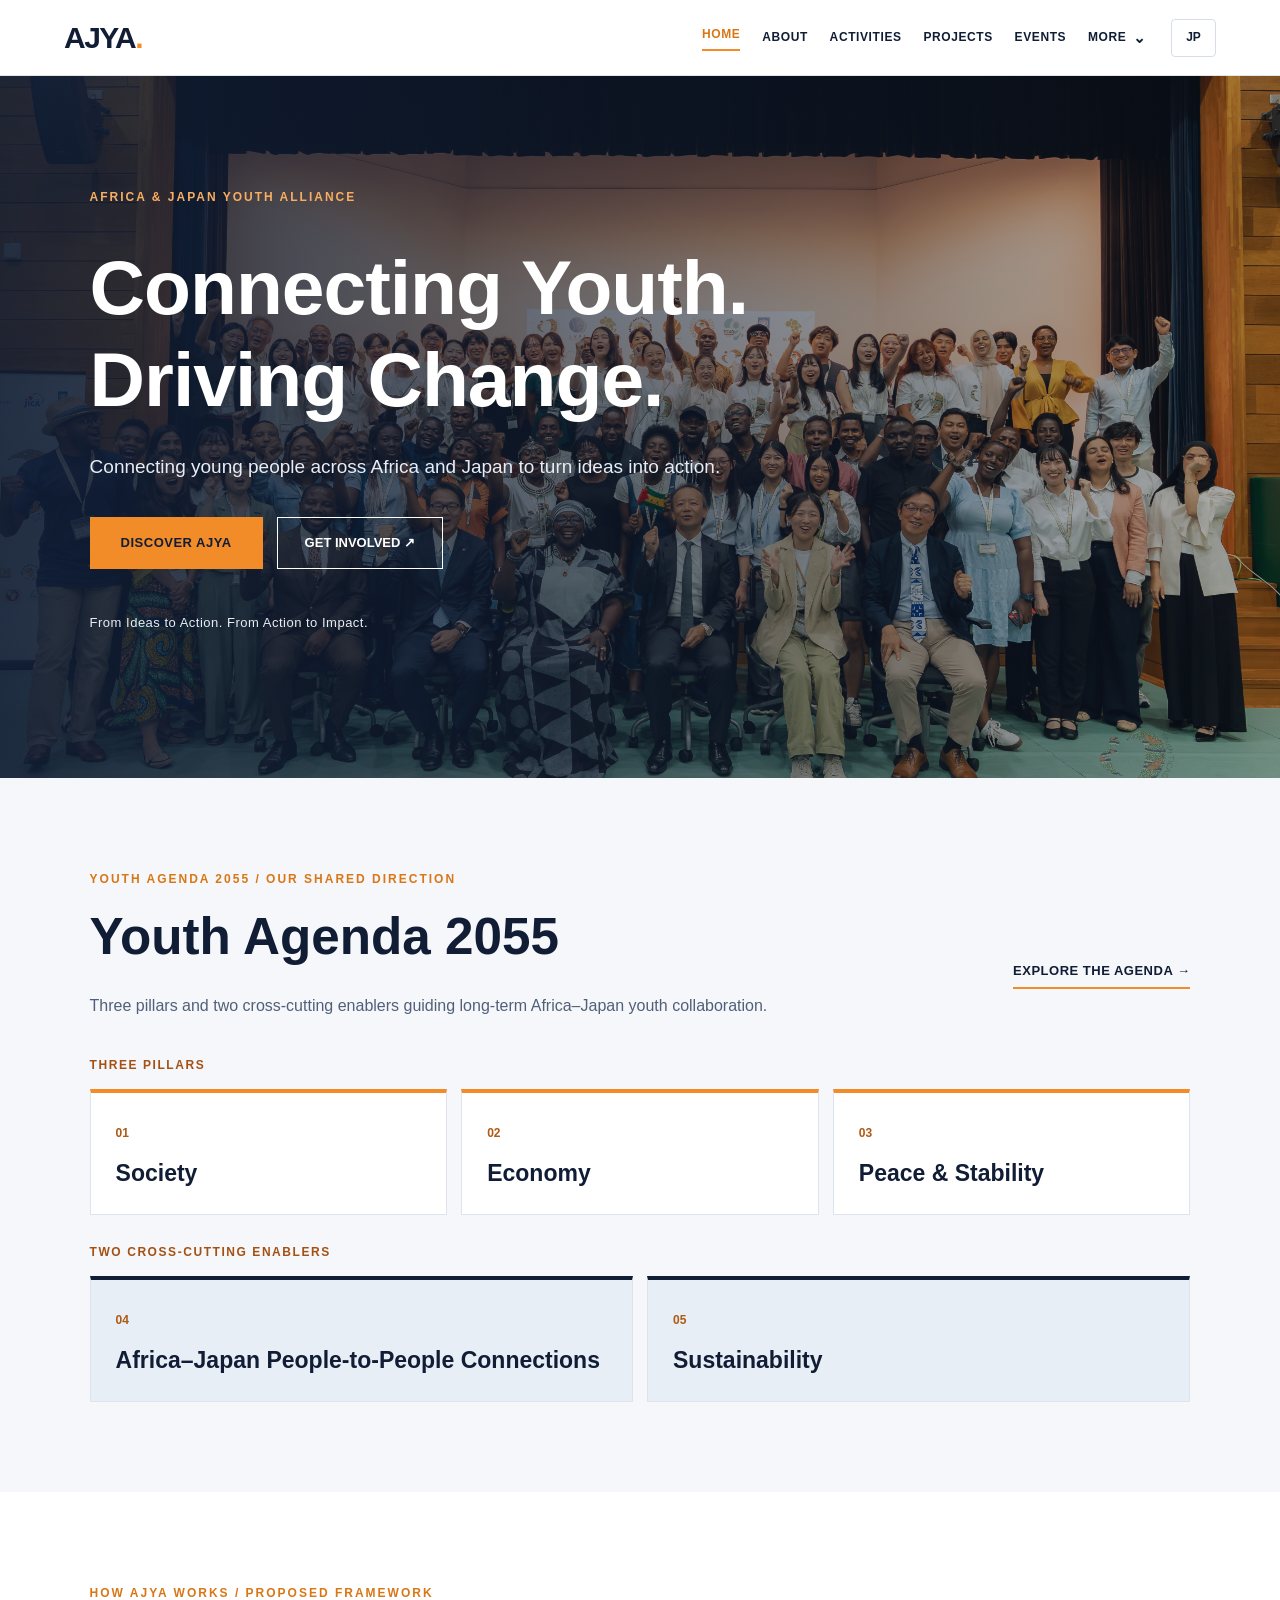
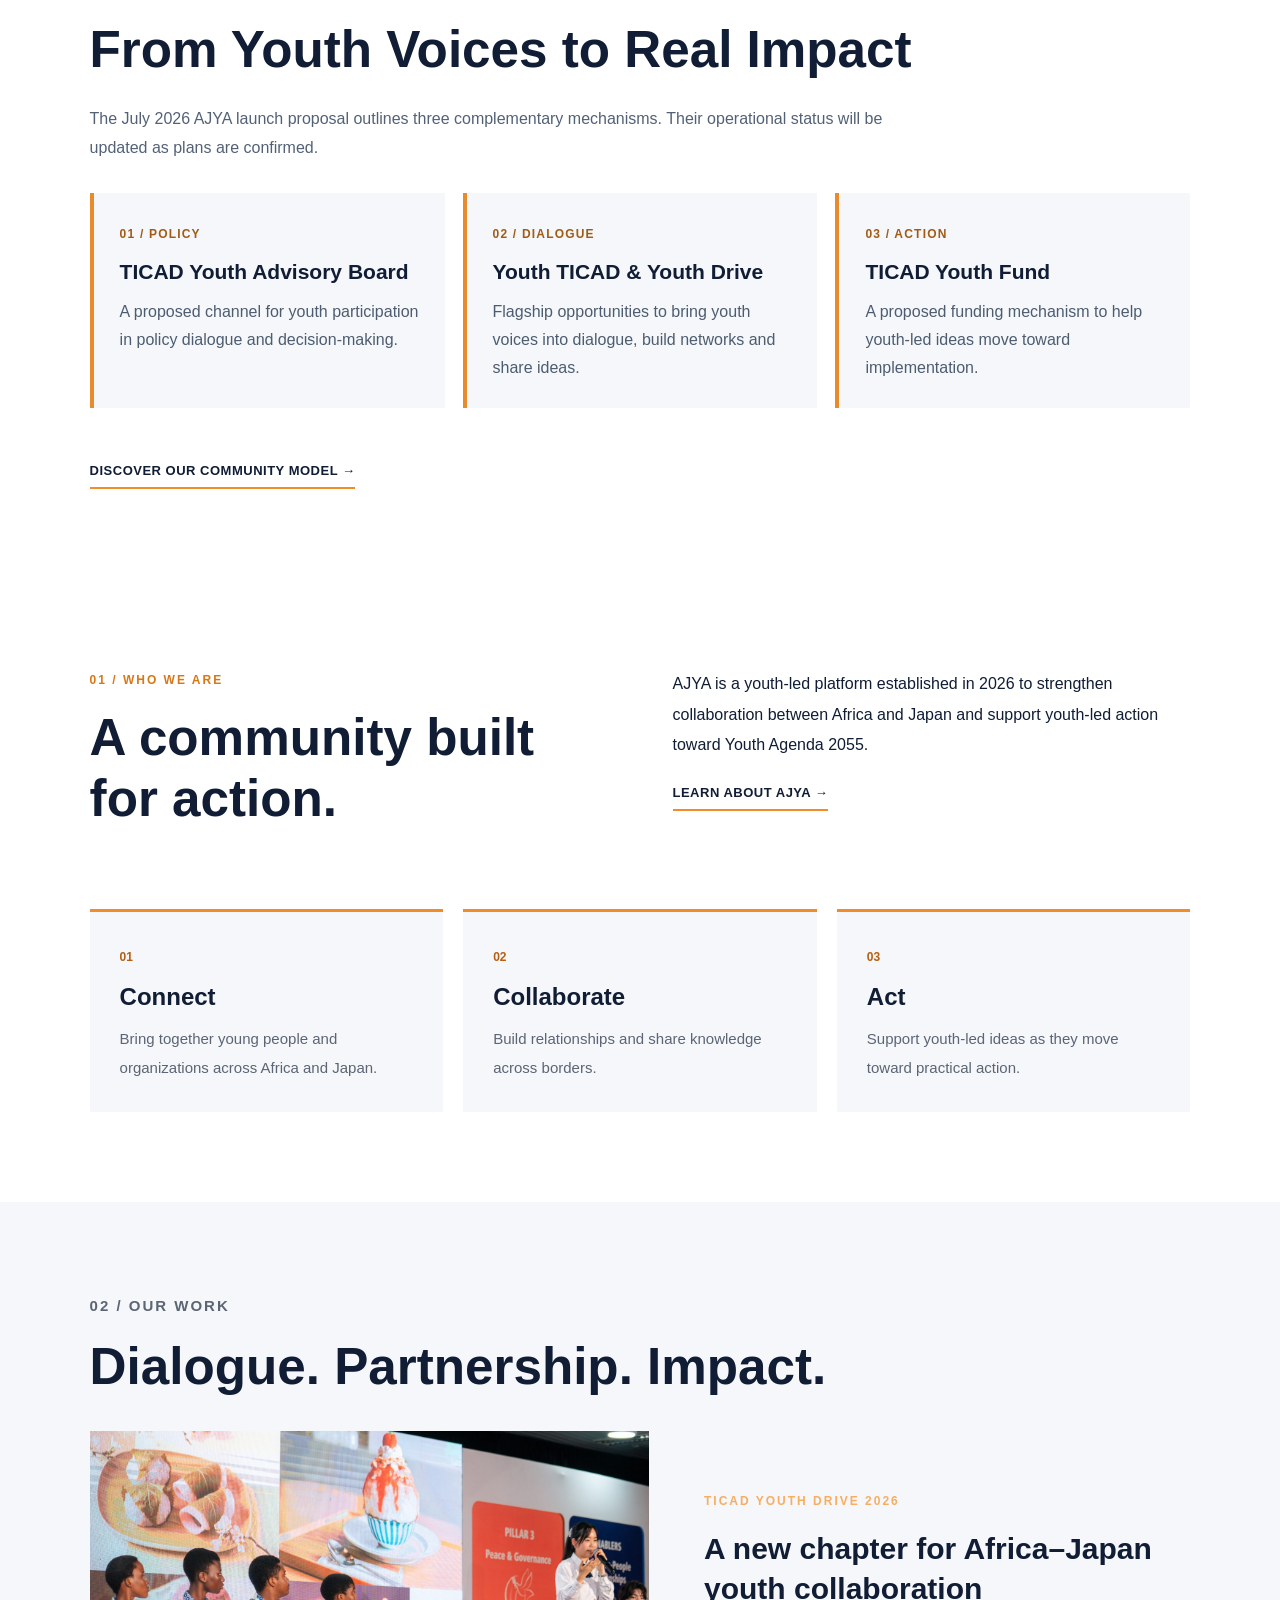
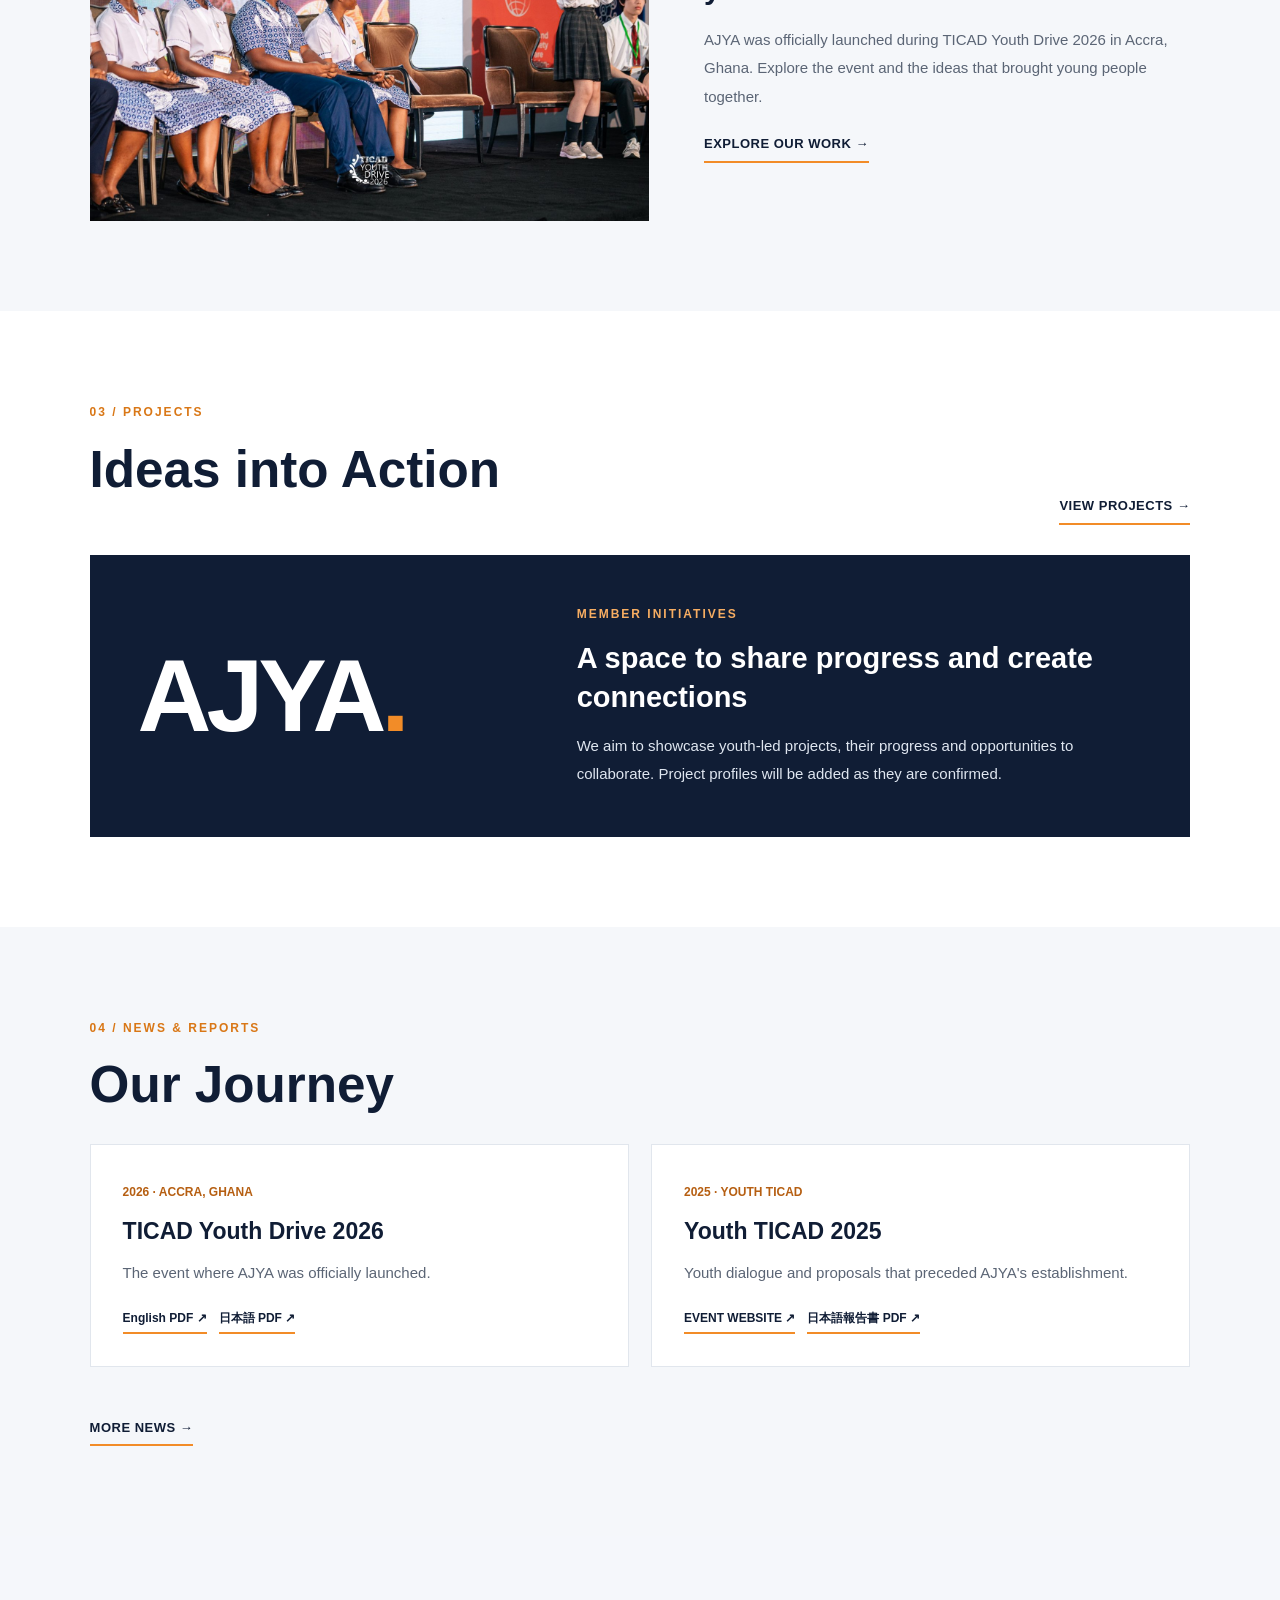
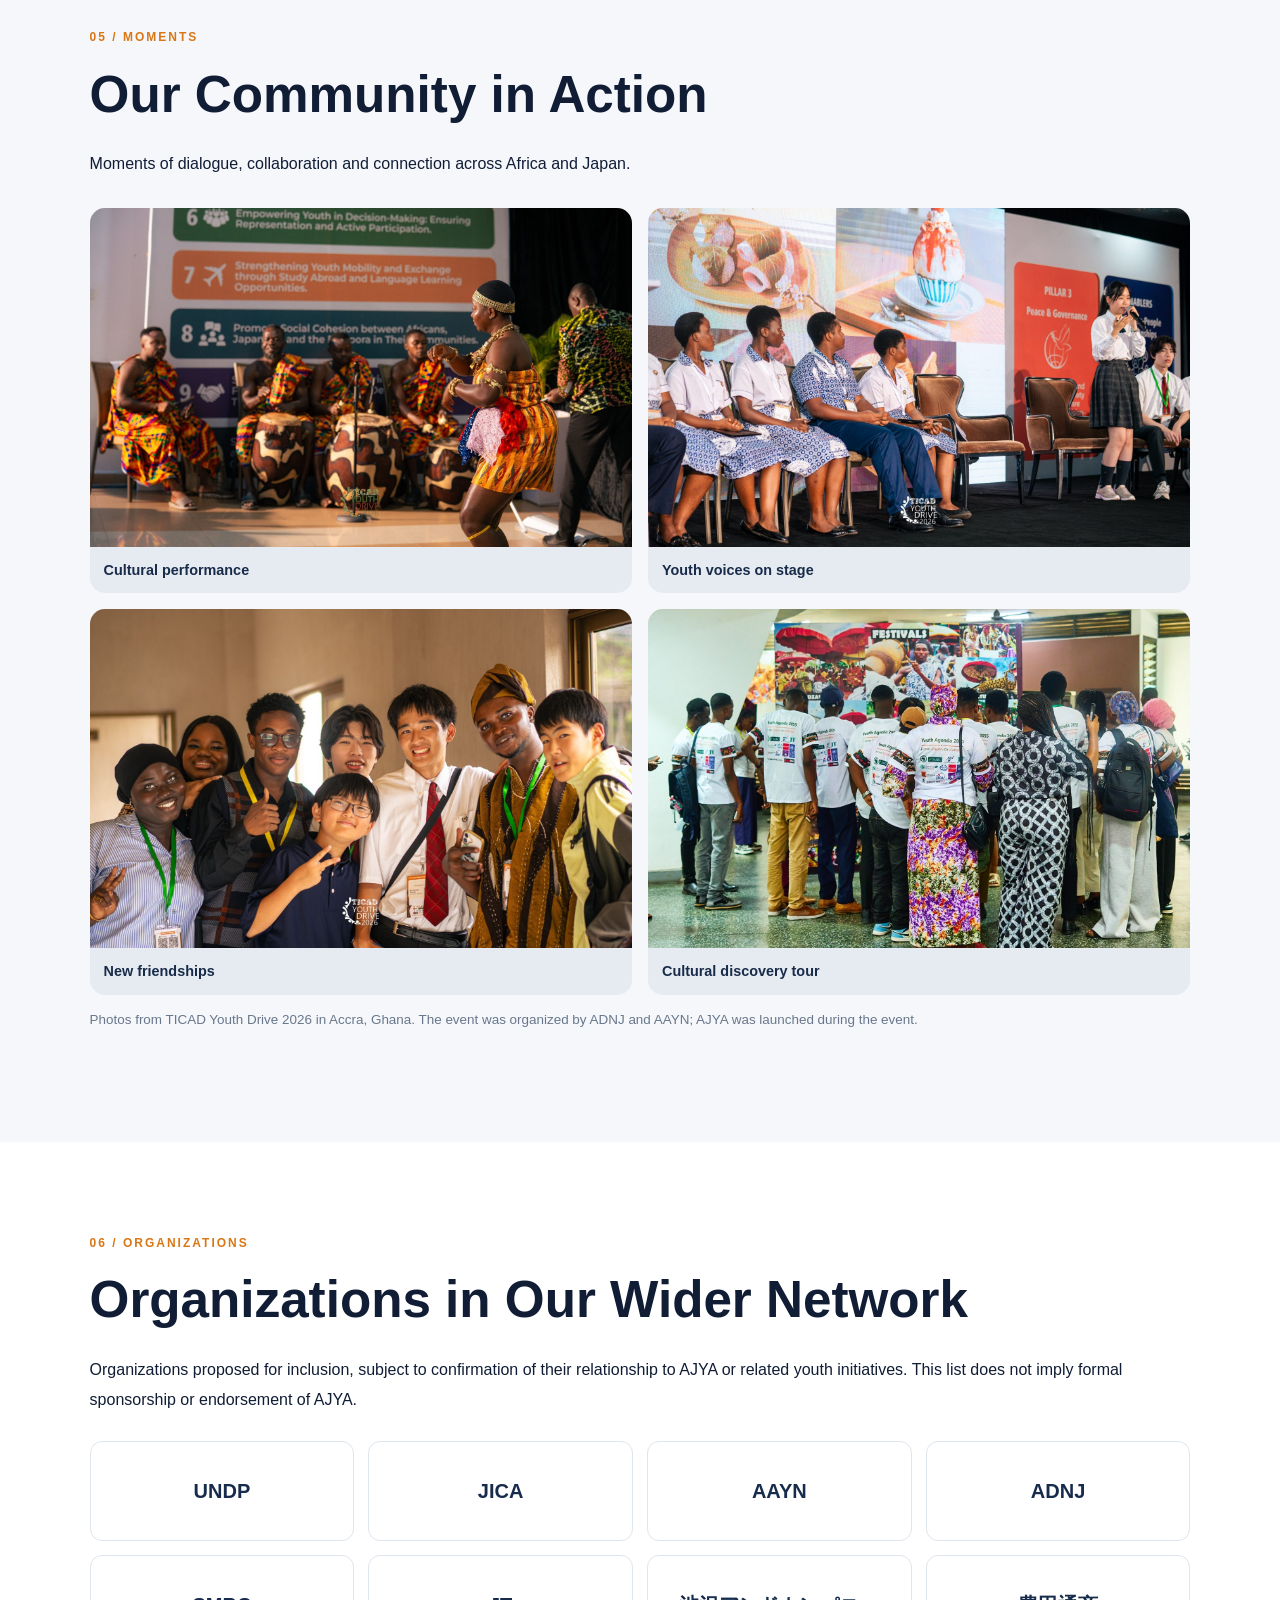
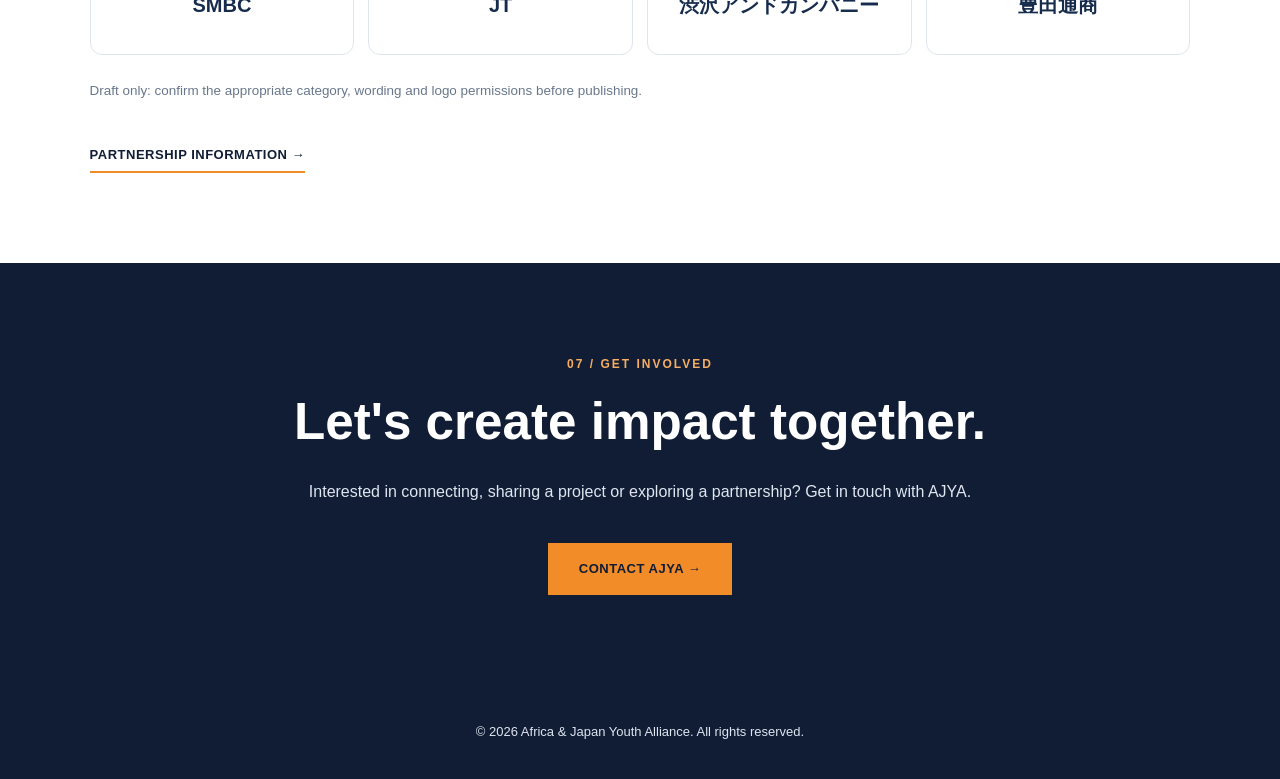
<file: index.html>
<!DOCTYPE html>

<html lang="en"><head><meta charset="utf-8"/><meta content="width=device-width,initial-scale=1" name="viewport"/><meta content="Africa &amp; Japan Youth Alliance (AJYA) connects young people across Africa and Japan to turn ideas into action." name="description"/><title>AJYA | Africa &amp; Japan Youth Alliance</title><link href="style.css" rel="stylesheet"/><script defer="" src="script.js"></script></head>
<body class="home-renewal"><header class="header"><a class="logo" href="index.html#home">AJYA<span>.</span></a></header><main>
<section class="hero renewal-hero" id="home"><div class="hero-content"><p class="renewal-eyebrow">AFRICA &amp; JAPAN YOUTH ALLIANCE</p><h1 id="heroTitle">Connecting Youth.<br/>Driving Change.</h1><p id="heroDescription">Connecting young people across Africa and Japan to turn ideas into action.</p><div class="renewal-actions"><a class="btn" data-en="DISCOVER AJYA" data-ja="AJYAについて知る" href="about.html">DISCOVER AJYA</a><a class="renewal-outline" data-en="GET INVOLVED ↗" data-ja="参加・連携について ↗" href="contact.html">GET INVOLVED ↗</a></div><p class="renewal-tagline">From Ideas to Action. From Action to Impact.</p></div></section><section class="section aj-agenda-section" id="youth-agenda-2055"><div class="renewal-shell"><p class="section-label" data-en="YOUTH AGENDA 2055 / OUR SHARED DIRECTION" data-ja="YOUTH AGENDA 2055 / 私たちの指針">YOUTH AGENDA 2055 / OUR SHARED DIRECTION</p><div class="renewal-section-head"><div><h2>Youth Agenda 2055</h2><p data-en="Three pillars and two cross-cutting enablers guiding long-term Africa–Japan youth collaboration." data-ja="アフリカと日本の若者の長期的な協働を導く、3つの柱と2つの横断的な基盤。">Three pillars and two cross-cutting enablers guiding long-term Africa–Japan youth collaboration.</p></div><a class="renewal-text-link" data-en="EXPLORE THE AGENDA →" data-ja="活動方針を見る →" href="activities.html">EXPLORE THE AGENDA →</a></div><p class="aj-agenda-label" data-en="THREE PILLARS" data-ja="3つの柱">THREE PILLARS</p><div class="aj-agenda-grid"><article><span>01</span><h3 data-en="Society" data-ja="社会">Society</h3></article><article><span>02</span><h3 data-en="Economy" data-ja="経済">Economy</h3></article><article><span>03</span><h3 data-en="Peace &amp; Stability" data-ja="平和と安定">Peace &amp; Stability</h3></article></div><p class="aj-agenda-label" data-en="TWO CROSS-CUTTING ENABLERS" data-ja="2つの横断的な基盤">TWO CROSS-CUTTING ENABLERS</p><div class="aj-agenda-grid aj-agenda-enablers"><article><span>04</span><h3 data-en="Africa–Japan People-to-People Connections" data-ja="アフリカと日本の人と人とのつながり">Africa–Japan People-to-People Connections</h3></article><article><span>05</span><h3 data-en="Sustainability" data-ja="持続可能性">Sustainability</h3></article></div></div></section>
<section class="section aj-framework-section" id="alliance-framework"><div class="renewal-shell"><p class="section-label" data-en="HOW AJYA WORKS / PROPOSED FRAMEWORK" data-ja="AJYAの仕組み / 構想段階の枠組み">HOW AJYA WORKS / PROPOSED FRAMEWORK</p><h2 data-en="From Youth Voices to Real Impact" data-ja="若者の声を、社会を変える力へ">From Youth Voices to Real Impact</h2><p class="aj-framework-lead" data-en="The July 2026 AJYA launch proposal outlines three complementary mechanisms. Their operational status will be updated as plans are confirmed." data-ja="2026年7月のAJYA設立構想資料では、3つの仕組みを提示しています。実施状況は計画の確定に合わせて更新します。">The July 2026 AJYA launch proposal outlines three complementary mechanisms. Their operational status will be updated as plans are confirmed.</p><div class="aj-framework-grid"><article><span>01 / POLICY</span><h3>TICAD Youth Advisory Board</h3><p data-en="A proposed channel for youth participation in policy dialogue and decision-making." data-ja="若者が政策対話や意思決定に参加するための仕組みを構想しています。">A proposed channel for youth participation in policy dialogue and decision-making.</p></article><article><span>02 / DIALOGUE</span><h3>Youth TICAD &amp; Youth Drive</h3><p data-en="Flagship opportunities to bring youth voices into dialogue, build networks and share ideas." data-ja="若者の声を届け、ネットワークを築き、アイデアを共有する主要な交流の場です。">Flagship opportunities to bring youth voices into dialogue, build networks and share ideas.</p></article><article><span>03 / ACTION</span><h3>TICAD Youth Fund</h3><p data-en="A proposed funding mechanism to help youth-led ideas move toward implementation." data-ja="若者主体のアイデアを実装へつなぐための資金支援の仕組みを構想しています。">A proposed funding mechanism to help youth-led ideas move toward implementation.</p></article></div><a class="renewal-text-link" data-en="DISCOVER OUR COMMUNITY MODEL →" data-ja="コミュニティの仕組みを見る →" href="about.html#community-model">DISCOVER OUR COMMUNITY MODEL →</a></div></section><section class="section renewal-intro" id="about"><div class="renewal-shell renewal-split"><div><p class="section-label" data-en="01 / WHO WE ARE" data-ja="01 / AJYAについて">01 / WHO WE ARE</p><h2 data-en="A community built for action." data-ja="つながりを、行動へ。">A community built for action.</h2></div><div><p data-en="AJYA is a youth-led platform established in 2026 to strengthen collaboration between Africa and Japan and support youth-led action toward Youth Agenda 2055." data-ja="AJYA（日アフリカユース連合）は、アフリカと日本の若者の協働を促進し、Youth Agenda 2055に向けた行動を支えるため、2026年に発足した若者主体のプラットフォームです。">AJYA is a youth-led platform established in 2026 to strengthen collaboration between Africa and Japan and support youth-led action toward Youth Agenda 2055.</p><a class="renewal-text-link" data-en="LEARN ABOUT AJYA →" data-ja="AJYAについて詳しく →" href="about.html">LEARN ABOUT AJYA →</a></div></div><div class="renewal-shell renewal-three"><article class="renewal-value"><span>01</span><h3 data-en="Connect" data-ja="つながる">Connect</h3><p data-en="Bring together young people and organizations across Africa and Japan." data-ja="アフリカと日本の若者や団体をつなぎます。">Bring together young people and organizations across Africa and Japan.</p></article><article class="renewal-value"><span>02</span><h3 data-en="Collaborate" data-ja="協働する">Collaborate</h3><p data-en="Build relationships and share knowledge across borders." data-ja="国境を越えた協働と知識共有を促進します。">Build relationships and share knowledge across borders.</p></article><article class="renewal-value"><span>03</span><h3 data-en="Act" data-ja="行動する">Act</h3><p data-en="Support youth-led ideas as they move toward practical action." data-ja="若者のアイデアを具体的な行動につなげます。">Support youth-led ideas as they move toward practical action.</p></article></div></section>
<section class="section renewal-feature" id="activities"><div class="renewal-shell"><p class="section-label" data-en="02 / OUR WORK" data-ja="02 / 活動紹介">02 / OUR WORK</p><h2 data-en="Dialogue. Partnership. Impact." data-ja="対話から協働、そして成果へ。">Dialogue. Partnership. Impact.</h2><div class="renewal-feature-grid"><img alt="TICAD Youth Drive participants" loading="lazy" src="images/youth-dialogue.jpg"/><div><p class="renewal-kicker">TICAD YOUTH DRIVE 2026</p><h3 data-en="A new chapter for Africa–Japan youth collaboration" data-ja="日アフリカの若者の協働に向けた新たな一歩">A new chapter for Africa–Japan youth collaboration</h3><p data-en="AJYA was officially launched during TICAD Youth Drive 2026 in Accra, Ghana. Explore the event and the ideas that brought young people together." data-ja="AJYAは、ガーナ・アクラで開催されたTICAD Youth Drive 2026で正式に発足しました。イベントの記録や若者たちの取り組みをご覧ください。">AJYA was officially launched during TICAD Youth Drive 2026 in Accra, Ghana. Explore the event and the ideas that brought young people together.</p><a class="renewal-text-link" data-en="EXPLORE OUR WORK →" data-ja="活動を見る →" href="activities.html">EXPLORE OUR WORK →</a></div></div></div></section>
<section class="section renewal-projects" id="projects"><div class="renewal-shell"><div class="renewal-section-head"><div><p class="section-label" data-en="03 / PROJECTS" data-ja="03 / プロジェクト">03 / PROJECTS</p><h2 data-en="Ideas into Action" data-ja="アイデアを、実践へ。">Ideas into Action</h2></div><a class="renewal-text-link" data-en="VIEW PROJECTS →" data-ja="プロジェクトを見る →" href="projects.html">VIEW PROJECTS →</a></div><div class="renewal-project-panel"><div class="renewal-project-mark">AJYA<span>.</span></div><div><p class="renewal-kicker" data-en="MEMBER INITIATIVES" data-ja="メンバーの取り組み">MEMBER INITIATIVES</p><h3 data-en="A space to share progress and create connections" data-ja="進捗を共有し、新しいつながりを生む場所">A space to share progress and create connections</h3><p data-en="We aim to showcase youth-led projects, their progress and opportunities to collaborate. Project profiles will be added as they are confirmed." data-ja="若者主体のプロジェクトや進捗、協働の機会を紹介していきます。掲載内容は確認が取れたものから順次追加します。">We aim to showcase youth-led projects, their progress and opportunities to collaborate. Project profiles will be added as they are confirmed.</p></div></div></div></section>
<section class="section renewal-updates" id="past-events"><div class="renewal-shell"><p class="section-label" data-en="04 / NEWS &amp; REPORTS" data-ja="04 / ニュース・報告書">04 / NEWS &amp; REPORTS</p><h2 data-en="Our Journey" data-ja="これまでの歩み">Our Journey</h2><div class="renewal-report-grid"><article class="renewal-report"><span>2026 · ACCRA, GHANA</span><h3>TICAD Youth Drive 2026</h3><p data-en="The event where AJYA was officially launched." data-ja="AJYAが正式に発足したイベント。">The event where AJYA was officially launched.</p><div class="renewal-report-links"><a href="reports/youth-drive-2026-en.pdf" rel="noopener noreferrer" target="_blank">English PDF ↗</a><a href="reports/youth-drive-2026-ja.pdf" rel="noopener noreferrer" target="_blank">日本語 PDF ↗</a></div></article><article class="renewal-report"><span>2025 · YOUTH TICAD</span><h3>Youth TICAD 2025</h3><p data-en="Youth dialogue and proposals that preceded AJYA's establishment." data-ja="AJYA発足に先立つ若者の対話と提言。">Youth dialogue and proposals that preceded AJYA's establishment.</p><div class="renewal-report-links"><a data-en="EVENT WEBSITE ↗" data-ja="イベント公式サイト ↗" href="https://www.youthticad2025.org/" rel="noopener noreferrer" target="_blank">EVENT WEBSITE ↗</a><a href="reports/youth-drive-2025-ja.pdf" rel="noopener noreferrer" target="_blank">日本語報告書 PDF ↗</a></div></article></div><a class="renewal-text-link" data-en="MORE NEWS →" data-ja="ニュース一覧 →" href="news.html">MORE NEWS →</a></div></section>
<section class="section aj-gallery-section" id="gallery"><div class="renewal-shell"><p class="section-label" data-en="05 / MOMENTS" data-ja="05 / 活動の様子">05 / MOMENTS</p><div class="renewal-section-head"><div><h2 data-en="Our Community in Action" data-ja="写真で見る私たちの活動">Our Community in Action</h2><p data-en="Moments of dialogue, collaboration and connection across Africa and Japan." data-ja="アフリカと日本をつなぐ対話・協働・交流の様子をご紹介します。">Moments of dialogue, collaboration and connection across Africa and Japan.</p></div></div><div class="aj-photo-grid"><figure class="aj-photo"><img alt="Cultural performance — TICAD Youth Drive 2026" loading="lazy" src="images/cultural-performance.jpg"/><figcaption data-en="Cultural performance" data-ja="文化交流・パフォーマンス">Cultural performance</figcaption></figure><figure class="aj-photo"><img alt="Youth voices on stage — TICAD Youth Drive 2026" loading="lazy" src="images/youth-dialogue.jpg"/><figcaption data-en="Youth voices on stage" data-ja="高校生による対話">Youth voices on stage</figcaption></figure><figure class="aj-photo"><img alt="New friendships — TICAD Youth Drive 2026" loading="lazy" src="images/new-friendships.jpg"/><figcaption data-en="New friendships" data-ja="国境を越えた友情">New friendships</figcaption></figure><figure class="aj-photo"><img alt="Cultural discovery tour — TICAD Youth Drive 2026" loading="lazy" src="images/cultural-tour.jpg"/><figcaption data-en="Cultural discovery tour" data-ja="文化体験ツアー">Cultural discovery tour</figcaption></figure></div><p class="aj-note" data-en="Photos from TICAD Youth Drive 2026 in Accra, Ghana. The event was organized by ADNJ and AAYN; AJYA was launched during the event." data-ja="ガーナ・アクラで開催されたTICAD Youth Drive 2026の記録です。主催はADNJ・AAYNで、AJYAはイベント中に発足しました。">Photos from TICAD Youth Drive 2026 in Accra, Ghana. The event was organized by ADNJ and AAYN; AJYA was launched during the event.</p></div></section>
<section class="section aj-network-section" id="network"><div class="renewal-shell"><p class="section-label" data-en="06 / ORGANIZATIONS" data-ja="06 / 関係団体・企業">06 / ORGANIZATIONS</p><h2 data-en="Organizations in Our Wider Network" data-ja="関連団体・企業の紹介">Organizations in Our Wider Network</h2><p data-en="Organizations proposed for inclusion, subject to confirmation of their relationship to AJYA or related youth initiatives. This list does not imply formal sponsorship or endorsement of AJYA." data-ja="AJYAまたは関連するユース活動との関係を確認するための掲載候補です。この一覧はAJYAへの正式な協賛・後援・提携を示すものではありません。">Organizations proposed for inclusion, subject to confirmation of their relationship to AJYA or related youth initiatives. This list does not imply formal sponsorship or endorsement of AJYA.</p><div class="aj-logo-grid"><div class="aj-logo-tile"><img alt="UNDP logo" data-logo="1" loading="lazy" src="logos/undp.png"/><span>UNDP</span></div><div class="aj-logo-tile"><img alt="JICA logo" data-logo="1" loading="lazy" src="logos/jica.png"/><span>JICA</span></div><div class="aj-logo-tile"><img alt="AAYN logo" data-logo="1" loading="lazy" src="logos/aayn.png"/><span>AAYN</span></div><div class="aj-logo-tile"><img alt="ADNJ logo" data-logo="1" loading="lazy" src="logos/adnj.png"/><span>ADNJ</span></div><div class="aj-logo-tile"><img alt="SMBC logo" data-logo="1" loading="lazy" src="logos/smbc.png"/><span>SMBC</span></div><div class="aj-logo-tile"><img alt="JT logo" data-logo="1" loading="lazy" src="logos/jt.png"/><span>JT</span></div><div class="aj-logo-tile"><img alt="渋沢アンドカンパニー logo" data-logo="1" loading="lazy" src="logos/shibusawa.png"/><span>渋沢アンドカンパニー</span></div><div class="aj-logo-tile"><img alt="豊田通商 logo" data-logo="1" loading="lazy" src="logos/toyota-tsusho.png"/><span>豊田通商</span></div></div><p class="aj-note" data-en="Draft only: confirm the appropriate category, wording and logo permissions before publishing." data-ja="公開前に関係区分・表記・ロゴ使用許可をご確認ください。">Draft only: confirm the appropriate category, wording and logo permissions before publishing.</p><a class="renewal-text-link" data-en="PARTNERSHIP INFORMATION →" data-ja="パートナー情報を見る →" href="partners.html">PARTNERSHIP INFORMATION →</a></div></section>
<section class="section renewal-join" id="contact"><div class="renewal-shell"><p class="section-label" data-en="07 / GET INVOLVED" data-ja="07 / 参加・連携">07 / GET INVOLVED</p><h2 data-en="Let's create impact together." data-ja="一緒に、変化を生み出そう。">Let's create impact together.</h2><p data-en="Interested in connecting, sharing a project or exploring a partnership? Get in touch with AJYA." data-ja="AJYAへの参加、プロジェクトの共有、パートナーシップに関心がある方は、お問い合わせください。">Interested in connecting, sharing a project or exploring a partnership? Get in touch with AJYA.</p><a class="btn" data-en="CONTACT AJYA →" data-ja="AJYAに問い合わせる →" href="contact.html">CONTACT AJYA →</a></div></section>
</main><footer><p>© 2026 Africa &amp; Japan Youth Alliance. All rights reserved.</p></footer></body></html>
</file>
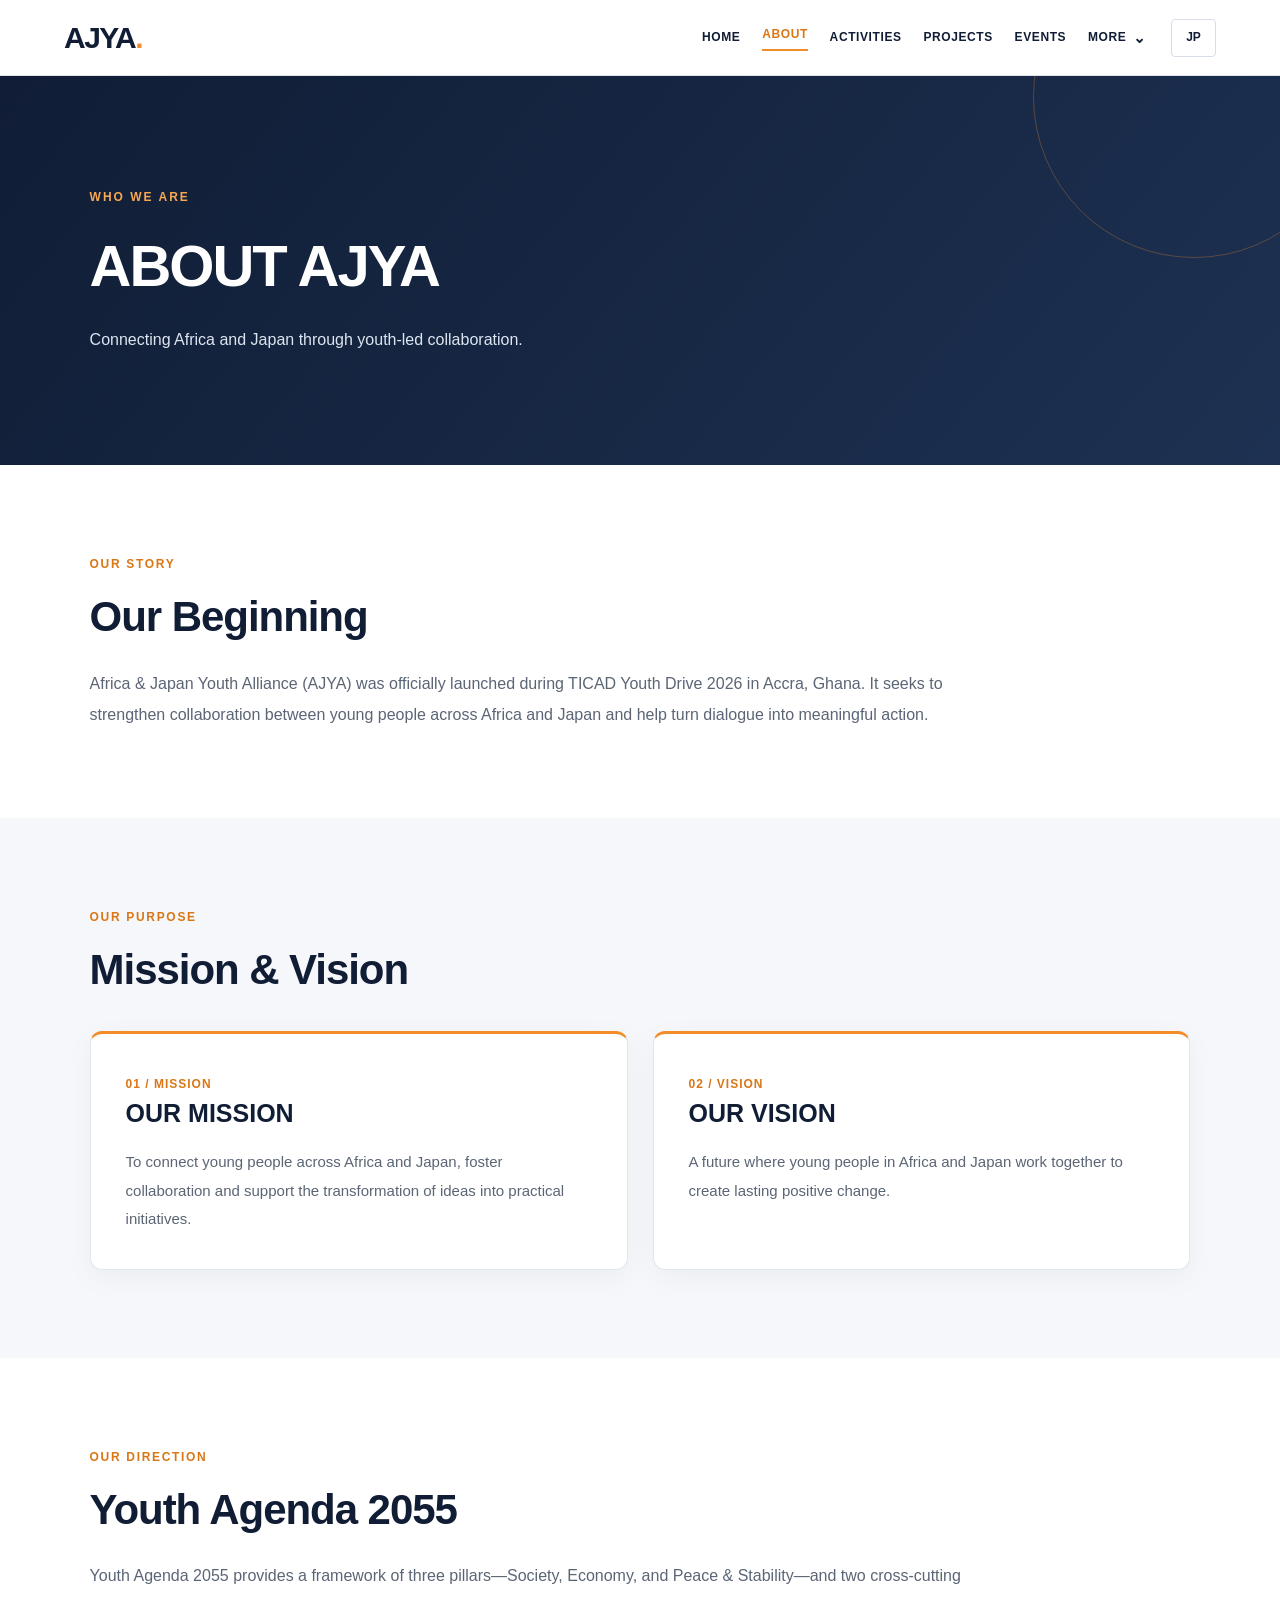
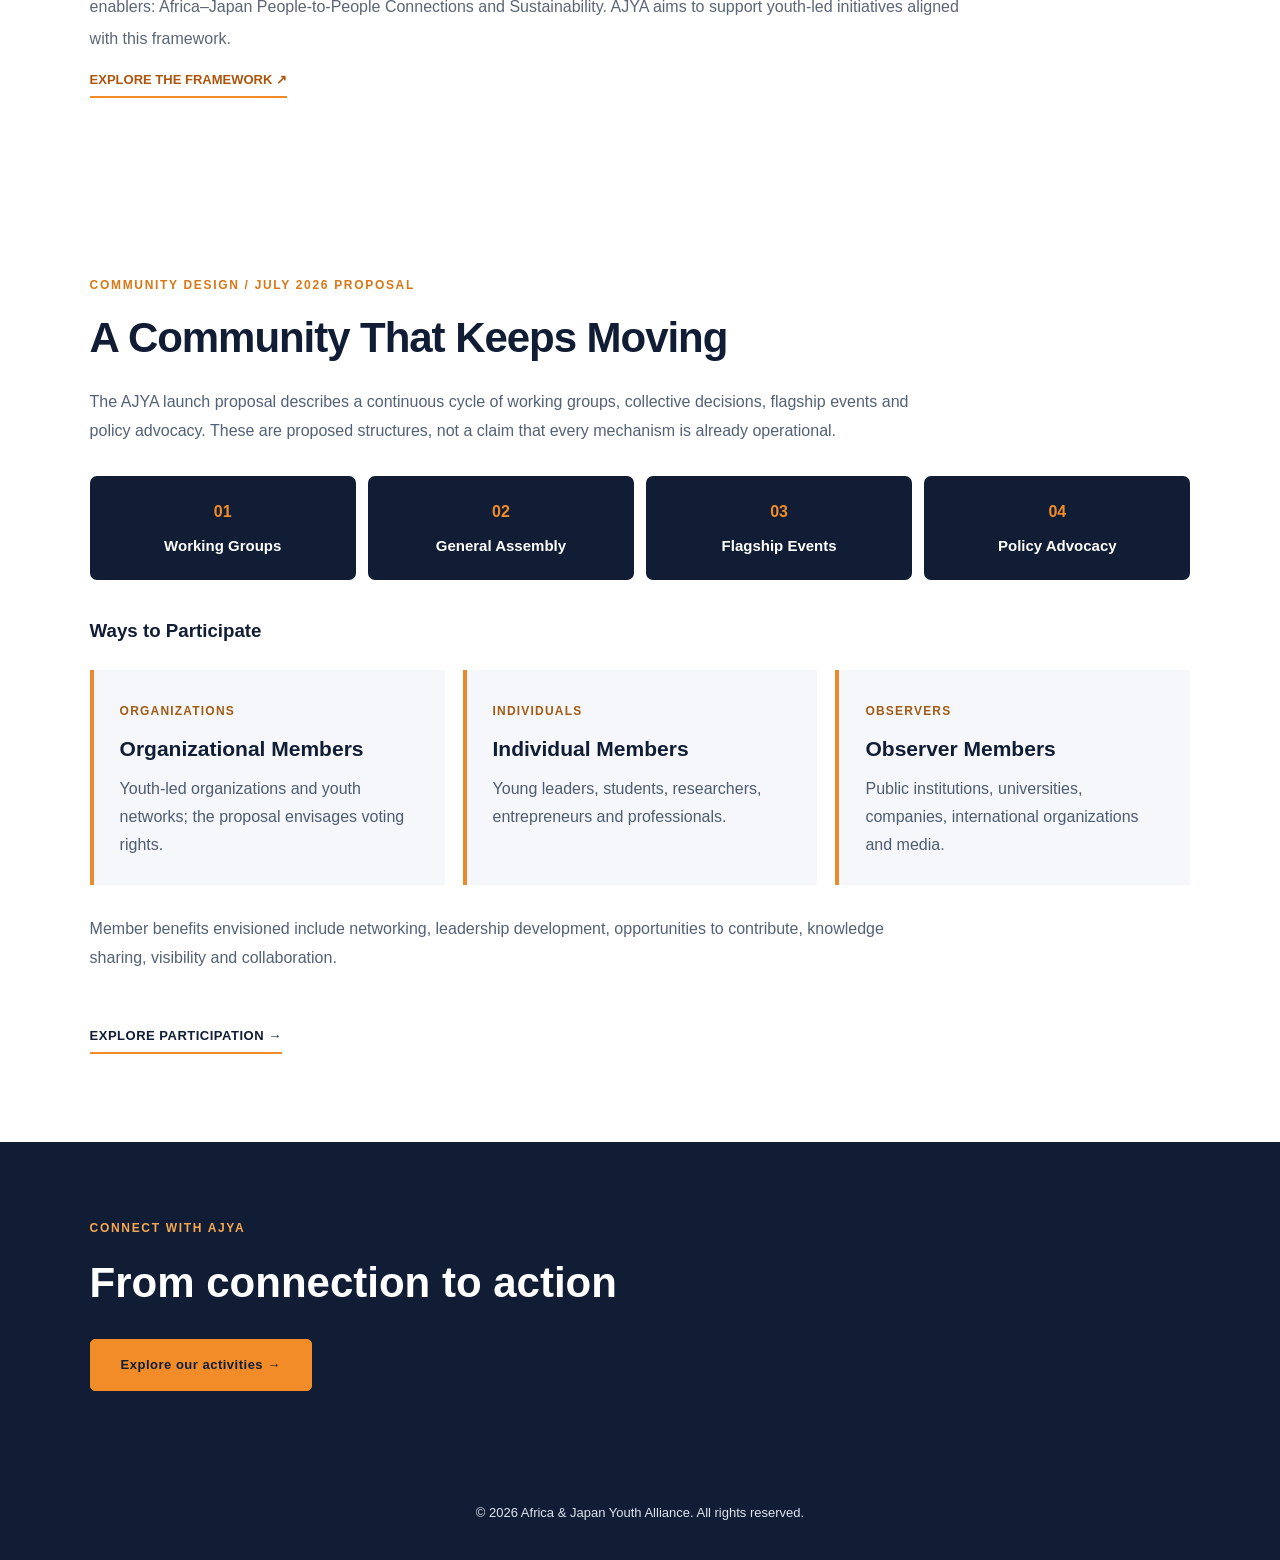
<file: about.html>
<!DOCTYPE html>

<html lang="en">
<head>
<meta charset="utf-8"/>
<meta content="width=device-width, initial-scale=1.0" name="viewport"/>
<meta content="Learn about the Africa &amp; Japan Youth Alliance (AJYA)." name="description"/>
<title>About Us | AJYA</title>
<link href="style.css" rel="stylesheet"/>
<script defer="" src="script.js"></script>
</head>
<body class="renewal-inner page-about">
<!-- HEADER -->
<header class="header">
<a class="logo" href="index.html#home">
      AJYA<span>.</span>
</a>
</header>
<main>
<!-- PAGE HERO -->
<section class="about-page-hero renewal-inner-hero">
<p class="subtitle">WHO WE ARE</p>
<h1>ABOUT AJYA</h1>
<p data-en="Connecting Africa and Japan through youth-led collaboration." data-ja="若者の協働を通じて、アフリカと日本をつなぐ。">
        Connecting Africa and Japan through
        youth-led collaboration.
      </p>
</section>
<!-- OUR STORY -->
<section class="section">
<p class="section-label">OUR STORY</p>
<h2 data-en="Our Beginning" data-ja="AJYAの始まり">
        Our Beginning
      </h2>
<p data-en="Africa &amp; Japan Youth Alliance (AJYA) was officially launched during TICAD Youth Drive 2026 in Accra, Ghana. It seeks to strengthen collaboration between young people across Africa and Japan and help turn dialogue into meaningful action." data-ja="日アフリカユース連合（AJYA）は、2026年にガーナ・アクラで開催されたTICAD Youth Drive 2026において正式に発足しました。アフリカと日本の若者の協働を強化し、対話を具体的な行動につなげることを目指しています。">
        Africa &amp; Japan Youth Alliance (AJYA) was
        officially launched during TICAD Youth Drive
        2026 in Accra, Ghana. It seeks to strengthen
        collaboration between young people across
        Africa and Japan and help turn dialogue
        into meaningful action.
      </p>
</section>
<!-- MISSION & VISION -->
<section class="section about-values">
<p class="section-label">OUR PURPOSE</p>
<h2 data-en="Mission &amp; Vision" data-ja="ミッションとビジョン">
        Mission &amp; Vision
      </h2>
<div class="about-values-grid">
<article class="about-value-card">
<span class="agenda-number">01 / MISSION</span>
<h3>OUR MISSION</h3>
<p data-en="To connect young people across Africa and Japan, foster collaboration and support the transformation of ideas into practical initiatives." data-ja="アフリカと日本の若者をつなぎ、協働を促進し、アイデアを具体的な取り組みに変えることを支援します。">
            To connect young people across Africa
            and Japan, foster collaboration and
            support the transformation of ideas
            into practical initiatives.
          </p>
</article>
<article class="about-value-card">
<span class="agenda-number">02 / VISION</span>
<h3>OUR VISION</h3>
<p data-en="A future where young people in Africa and Japan work together to create lasting positive change." data-ja="アフリカと日本の若者が協力し、長期的で前向きな変化を生み出す未来を目指します。">
            A future where young people in Africa
            and Japan work together to create
            lasting positive change.
          </p>
</article>
</div>
</section>
<!-- YOUTH AGENDA 2055 -->
<section class="section">
<p class="section-label">OUR DIRECTION</p>
<h2>Youth Agenda 2055</h2>
<p data-en="Youth Agenda 2055 provides a framework of three pillars—Society, Economy, and Peace &amp; Stability—and two cross-cutting enablers: Africa–Japan People-to-People Connections and Sustainability. AJYA aims to support youth-led initiatives aligned with this framework." data-ja="Youth Agenda 2055は、「社会」「経済」「平和と安定」の3つの柱と、「日本とアフリカ間の人と人とのつながり」「持続可能性」の2つの横断的な基盤で構成されています。AJYAは、この枠組みに沿った若者主体の取り組みを支えることを目指します。">
        Youth Agenda 2055 provides a framework
        of three pillars and two cross-cutting
        enablers. AJYA aims to support youth-led
        initiatives aligned with this framework.
      </p>
<a class="agenda-link" data-en="EXPLORE THE FRAMEWORK ↗" data-ja="5つの分野を見る ↗" href="index.html#youth-agenda-2055">
        EXPLORE THE FRAMEWORK ↗
      </a>
</section>
<section class="section aj-framework-section" id="community-model"><div class="renewal-shell"><p class="section-label" data-en="COMMUNITY DESIGN / JULY 2026 PROPOSAL" data-ja="コミュニティ構想 / 2026年7月資料">COMMUNITY DESIGN / JULY 2026 PROPOSAL</p><h2 data-en="A Community That Keeps Moving" data-ja="つながり続け、行動し続けるコミュニティ">A Community That Keeps Moving</h2><p class="aj-framework-lead" data-en="The AJYA launch proposal describes a continuous cycle of working groups, collective decisions, flagship events and policy advocacy. These are proposed structures, not a claim that every mechanism is already operational." data-ja="AJYAの設立構想では、ワーキンググループ、意思決定、主要イベント、政策提言を循環させる仕組みを示しています。すべてが運用開始済みという意味ではありません。">The AJYA launch proposal describes a continuous cycle of working groups, collective decisions, flagship events and policy advocacy.</p><div class="aj-cycle"><div>01<strong data-en="Working Groups" data-ja="ワーキンググループ">Working Groups</strong></div><div>02<strong data-en="General Assembly" data-ja="総会・意思決定">General Assembly</strong></div><div>03<strong data-en="Flagship Events" data-ja="主要イベント">Flagship Events</strong></div><div>04<strong data-en="Policy Advocacy" data-ja="政策提言">Policy Advocacy</strong></div></div><h3 data-en="Ways to Participate" data-ja="参加の形">Ways to Participate</h3><div class="aj-framework-grid"><article><span>ORGANIZATIONS</span><h3 data-en="Organizational Members" data-ja="団体メンバー">Organizational Members</h3><p data-en="Youth-led organizations and youth networks; the proposal envisages voting rights." data-ja="若者主体の団体やネットワーク。構想では議決権を持つ区分です。">Youth-led organizations and youth networks; the proposal envisages voting rights.</p></article><article><span>INDIVIDUALS</span><h3 data-en="Individual Members" data-ja="個人メンバー">Individual Members</h3><p data-en="Young leaders, students, researchers, entrepreneurs and professionals." data-ja="若手リーダー、学生、研究者、起業家、専門職など。">Young leaders, students, researchers, entrepreneurs and professionals.</p></article><article><span>OBSERVERS</span><h3 data-en="Observer Members" data-ja="オブザーバー">Observer Members</h3><p data-en="Public institutions, universities, companies, international organizations and media." data-ja="公的機関、大学、企業、国際機関、メディアなど。">Public institutions, universities, companies, international organizations and media.</p></article></div><p class="aj-framework-lead" data-en="Member benefits envisioned include networking, leadership development, opportunities to contribute, knowledge sharing, visibility and collaboration." data-ja="想定する参加メリットは、ネットワーク形成、リーダーシップ育成、社会への貢献、知識共有、活動発信、協働機会です。">Member benefits envisioned include networking, leadership development, opportunities to contribute, knowledge sharing, visibility and collaboration.</p><a class="renewal-text-link" data-en="EXPLORE PARTICIPATION →" data-ja="参加について問い合わせる →" href="contact.html">EXPLORE PARTICIPATION →</a></div></section><section class="renewal-inner-cta"><div class="renewal-shell"><p class="section-label">CONNECT WITH AJYA</p><h2 data-en="From connection to action" data-ja="つながりを、次の行動へ">From connection to action</h2><a class="btn" data-en="Explore our activities →" data-ja="活動を見る →" href="activities.html">Explore our activities →</a></div></section></main>
<footer>
<p>
      © 2026 Africa &amp; Japan Youth Alliance.
      All rights reserved.
    </p>
</footer>
</body>
</html>
</file>
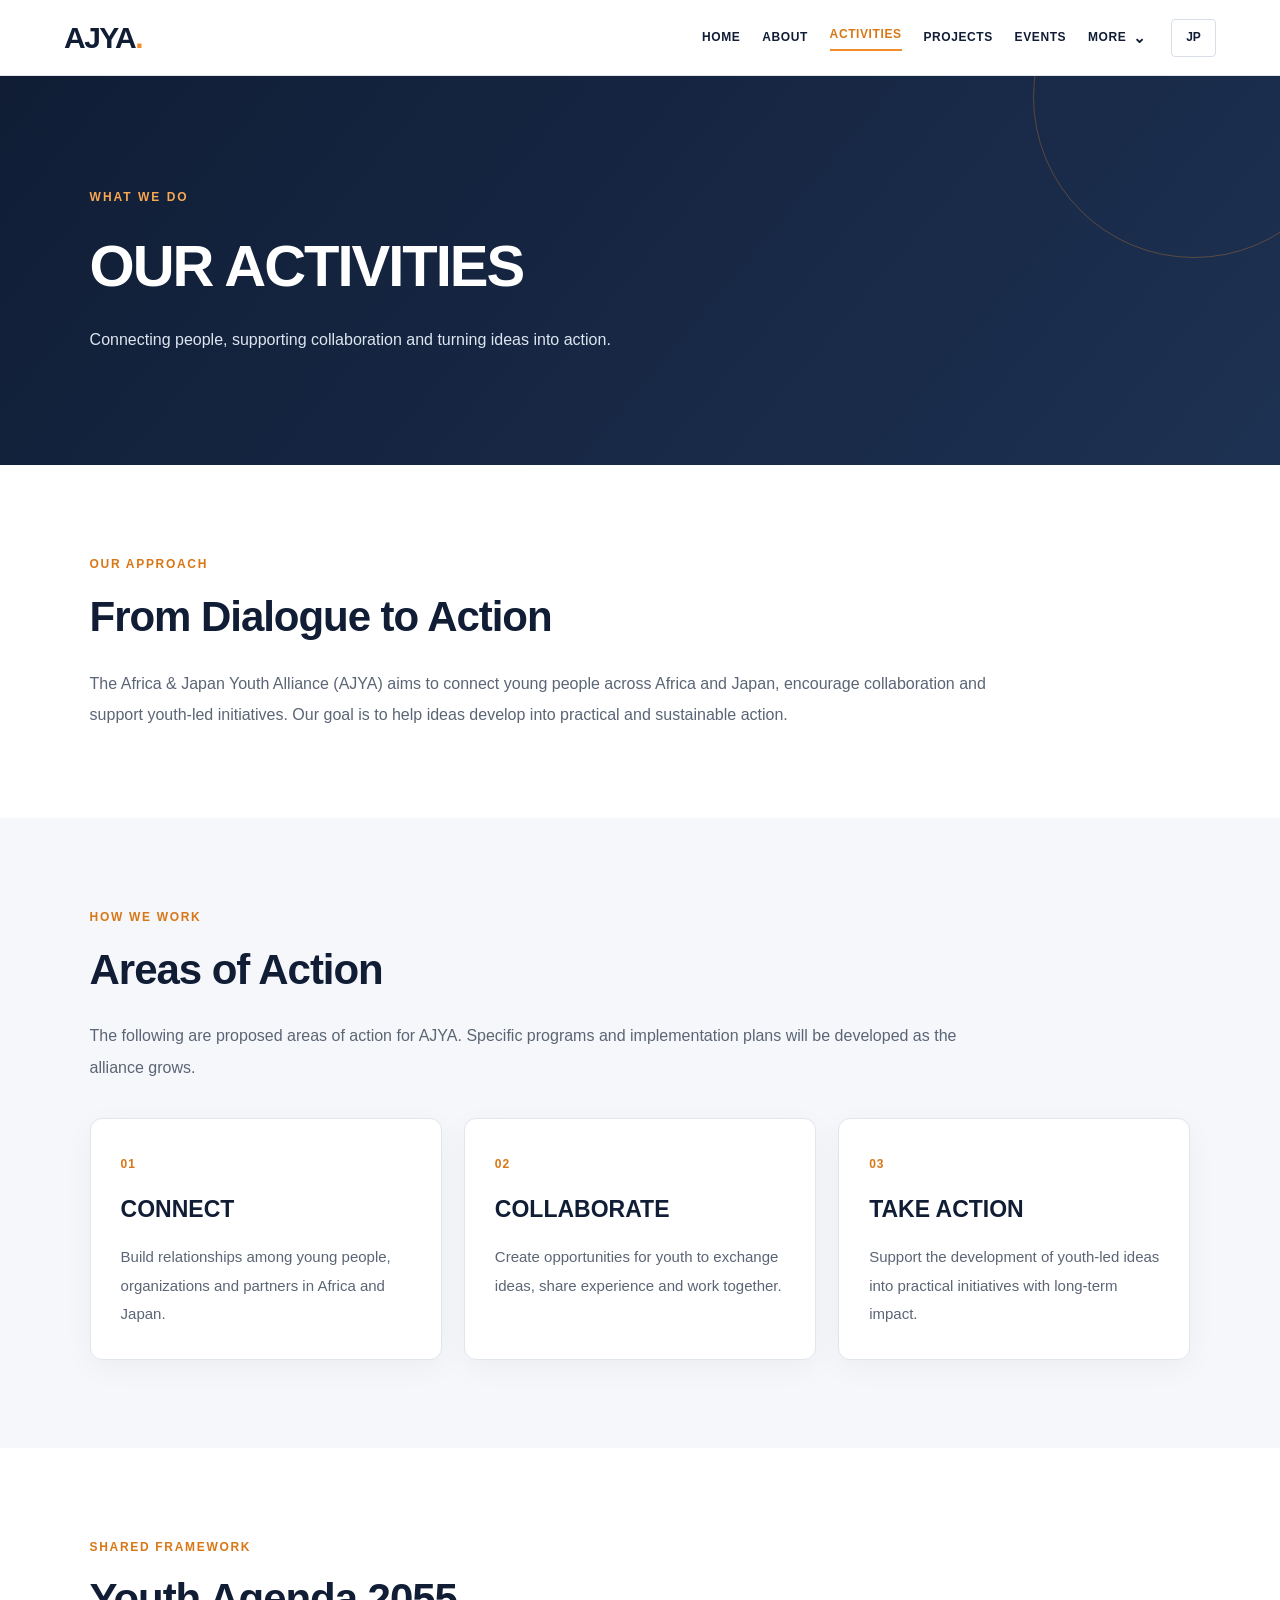
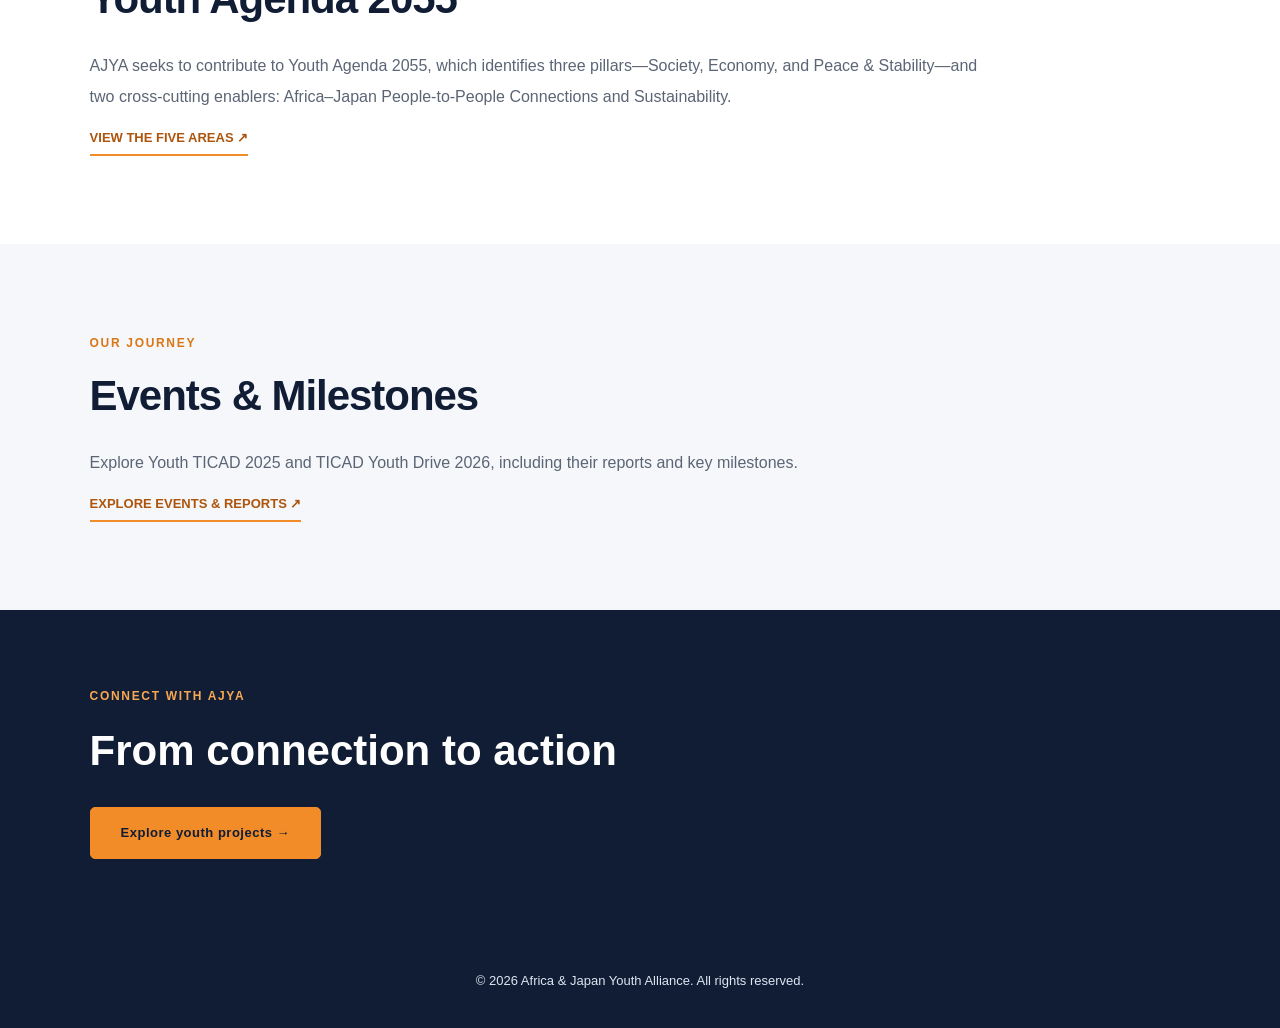
<file: activities.html>
<!DOCTYPE html>

<html lang="en">
<head>
<meta charset="utf-8"/>
<meta content="width=device-width, initial-scale=1.0" name="viewport"/>
<meta content="Explore the activities of Africa &amp; Japan Youth Alliance." name="description"/>
<title>Our Activities | AJYA</title>
<link href="style.css" rel="stylesheet"/>
<script defer="" src="script.js"></script>
</head>
<body class="renewal-inner page-activities">
<!-- HEADER -->
<header class="header">
<a class="logo" href="index.html#home">
      AJYA<span>.</span>
</a>
</header>
<main>
<!-- PAGE HERO -->
<section class="about-page-hero renewal-inner-hero">
<p class="subtitle">WHAT WE DO</p>
<h1 data-en="OUR ACTIVITIES" data-ja="私たちの活動">
        OUR ACTIVITIES
      </h1>
<p data-en="Connecting people, supporting collaboration and turning ideas into action." data-ja="人と人をつなぎ、協働を支え、アイデアを行動へ。">
        Connecting people, supporting collaboration
        and turning ideas into action.
      </p>
</section>
<!-- OUR APPROACH -->
<section class="section">
<p class="section-label">OUR APPROACH</p>
<h2 data-en="From Dialogue to Action" data-ja="対話から行動へ">
        From Dialogue to Action
      </h2>
<p data-en="The Africa &amp; Japan Youth Alliance (AJYA) aims to connect young people across Africa and Japan, encourage collaboration and support youth-led initiatives. Our goal is to help ideas develop into practical and sustainable action." data-ja="日アフリカユース連合（AJYA）は、アフリカと日本の若者をつなぎ、協働を促進し、若者主体の取り組みを支援することを目指しています。アイデアを実践的かつ持続可能な行動につなげることを目標としています。">
        The Africa &amp; Japan Youth Alliance (AJYA)
        aims to connect young people across Africa
        and Japan, encourage collaboration and
        support youth-led initiatives.
      </p>
</section>
<!-- THREE AREAS OF ACTION -->
<section class="section activities-section">
<p class="section-label">HOW WE WORK</p>
<h2 data-en="Areas of Action" data-ja="活動の方向性">
        Areas of Action
      </h2>
<p data-en="The following are proposed areas of action for AJYA. Specific programs and implementation plans will be developed as the alliance grows." data-ja="以下はAJYAが目指す活動の方向性です。具体的なプログラムや実施計画は、今後の活動の中で検討していきます。">
        The following are proposed areas of action
        for AJYA. Specific programs and implementation
        plans will be developed as the alliance grows.
      </p>
<div class="activity-grid">
<article class="activity-card">
<span class="agenda-number">01</span>
<h3 data-en="CONNECT" data-ja="つながる">
            CONNECT
          </h3>
<p data-en="Build relationships among young people, organizations and partners in Africa and Japan." data-ja="アフリカと日本の若者、団体、パートナーのつながりを築きます。">
            Build relationships among young people,
            organizations and partners in Africa
            and Japan.
          </p>
</article>
<article class="activity-card">
<span class="agenda-number">02</span>
<h3 data-en="COLLABORATE" data-ja="協働する">
            COLLABORATE
          </h3>
<p data-en="Create opportunities for youth to exchange ideas, share experience and work together." data-ja="若者がアイデアや経験を共有し、共に取り組む機会を生み出します。">
            Create opportunities for youth to
            exchange ideas, share experience
            and work together.
          </p>
</article>
<article class="activity-card">
<span class="agenda-number">03</span>
<h3 data-en="TAKE ACTION" data-ja="行動する">
            TAKE ACTION
          </h3>
<p data-en="Support the development of youth-led ideas into practical initiatives with long-term impact." data-ja="若者のアイデアを、長期的な成果につながる具体的な取り組みへと発展させることを支援します。">
            Support the development of youth-led
            ideas into practical initiatives
            with long-term impact.
          </p>
</article>
</div>
</section>
<!-- YOUTH AGENDA 2055 -->
<section class="section">
<p class="section-label">SHARED FRAMEWORK</p>
<h2>Youth Agenda 2055</h2>
<p data-en="AJYA seeks to contribute to Youth Agenda 2055, which identifies three pillars—Society, Economy, and Peace &amp; Stability—and two cross-cutting enablers: Africa–Japan People-to-People Connections and Sustainability." data-ja="AJYAは、Youth Agenda 2055の実現への貢献を目指しています。このアジェンダは、「社会」「経済」「平和と安定」の3つの柱と、「日本とアフリカ間の人と人とのつながり」「持続可能性」の2つの横断的な基盤で構成されています。">
        AJYA seeks to contribute to Youth Agenda 2055,
        which identifies three pillars and two
        cross-cutting enablers.
      </p>
<a class="agenda-link" data-en="VIEW THE FIVE AREAS ↗" data-ja="5つの分野を見る ↗" href="index.html#youth-agenda-2055">
        VIEW THE FIVE AREAS ↗
      </a>
</section>
<!-- EVENTS -->
<section class="section activities-section">
<p class="section-label">OUR JOURNEY</p>
<h2 data-en="Events &amp; Milestones" data-ja="イベントとこれまでの歩み">
        Events &amp; Milestones
      </h2>
<p data-en="Explore Youth TICAD 2025 and TICAD Youth Drive 2026, including their reports and key milestones." data-ja="Youth TICAD 2025とTICAD Youth Drive 2026の活動報告や主な成果をご覧いただけます。">
        Explore Youth TICAD 2025 and
        TICAD Youth Drive 2026.
      </p>
<a class="agenda-link" data-en="EXPLORE EVENTS &amp; REPORTS ↗" data-ja="イベント・報告書を見る ↗" href="events.html">
        EXPLORE EVENTS &amp; REPORTS ↗
      </a>
</section>
<section class="renewal-inner-cta"><div class="renewal-shell"><p class="section-label">CONNECT WITH AJYA</p><h2 data-en="From connection to action" data-ja="つながりを、次の行動へ">From connection to action</h2><a class="btn" data-en="Explore youth projects →" data-ja="プロジェクトを見る →" href="projects.html">Explore youth projects →</a></div></section></main>
<footer>
<p>
      © 2026 Africa &amp; Japan Youth Alliance.
      All rights reserved.
    </p>
</footer>
</body>
</html>
</file>
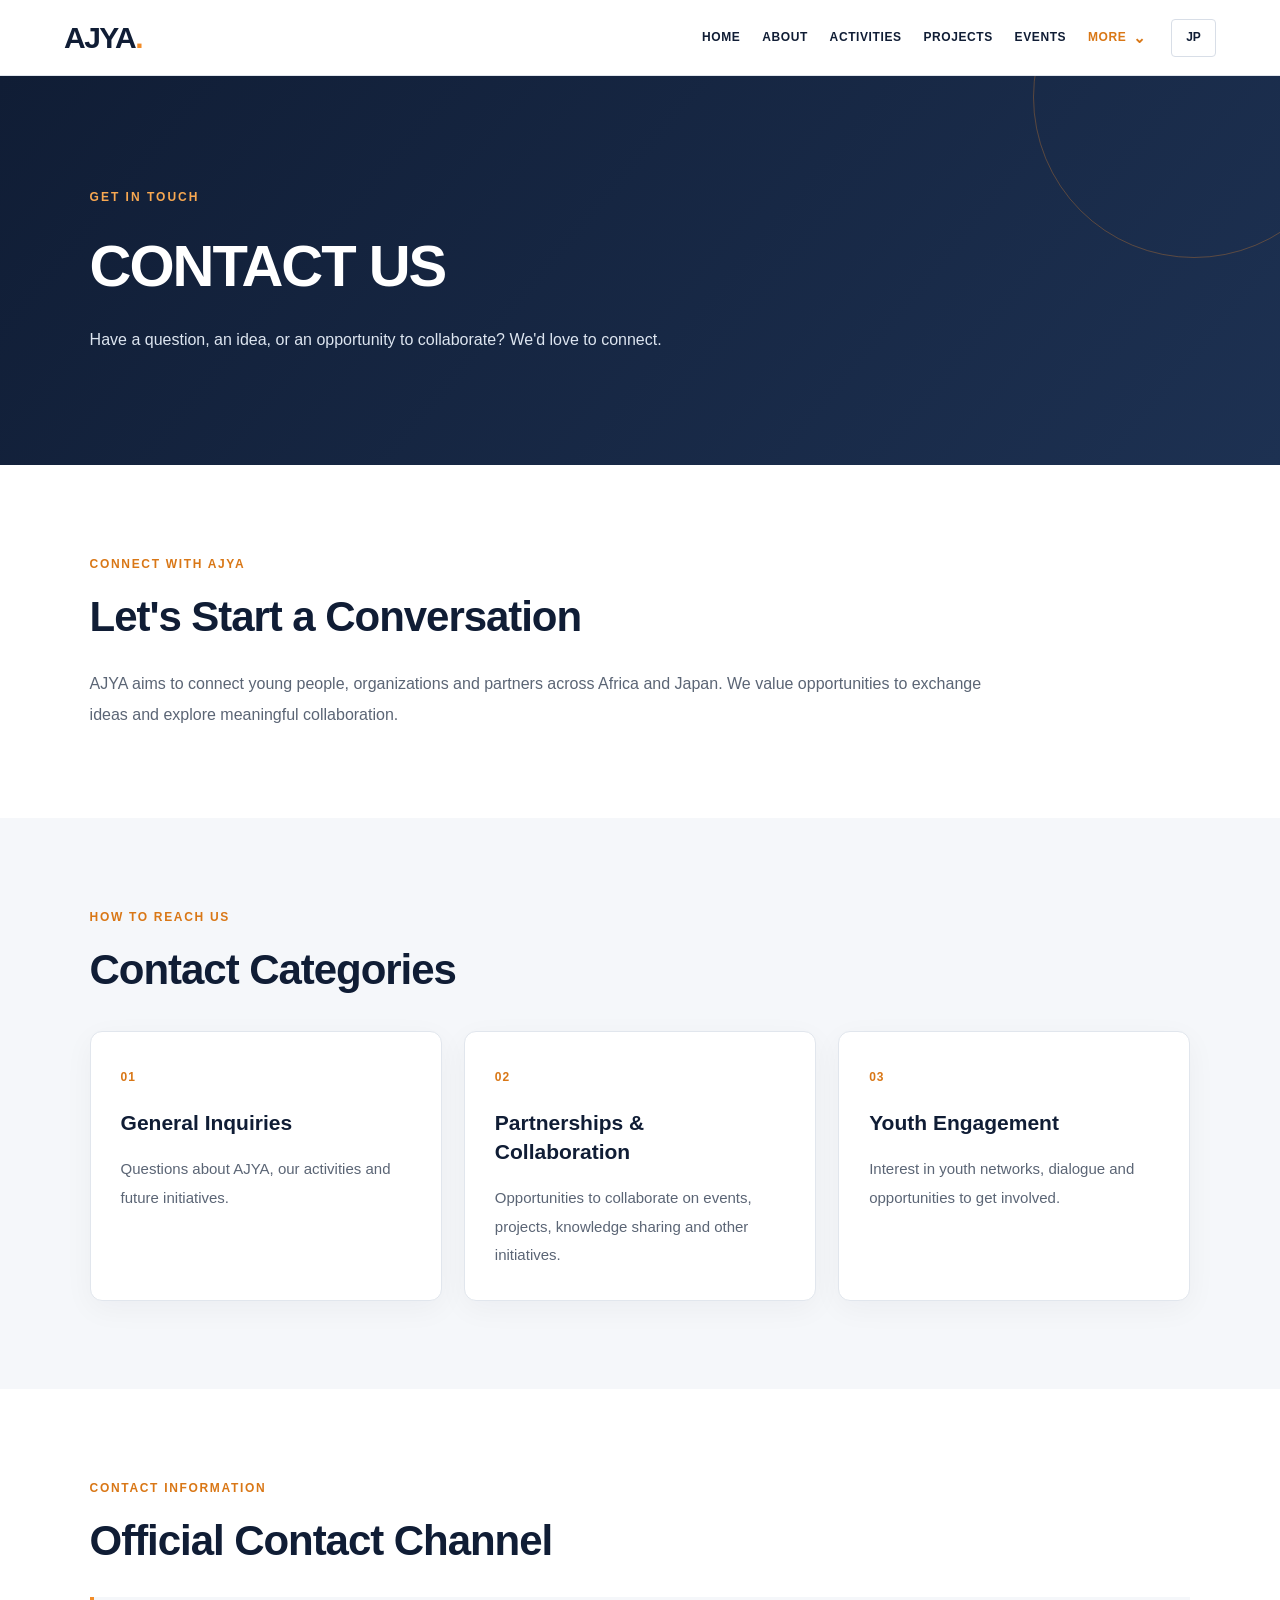
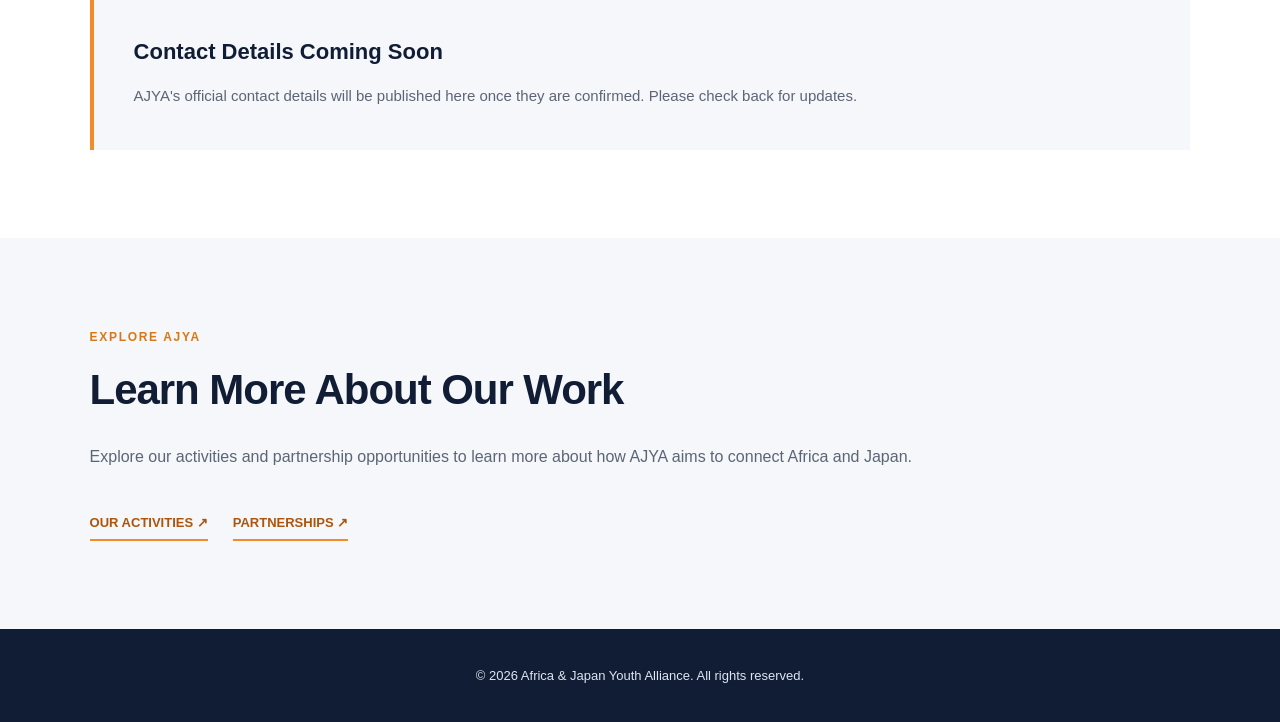
<file: contact.html>
<!DOCTYPE html>

<html lang="en">
<head>
<meta charset="utf-8"/>
<meta content="width=device-width, initial-scale=1.0" name="viewport"/>
<meta content="Contact the Africa &amp; Japan Youth Alliance (AJYA) for inquiries, collaboration and youth engagement." name="description"/>
<title>Contact Us | AJYA</title>
<link href="style.css" rel="stylesheet"/>
<script defer="" src="script.js"></script>
</head>
<body class="renewal-inner page-contact">
<!-- HEADER -->
<header class="header">
<a class="logo" href="index.html#home">
      AJYA<span>.</span>
</a>
</header>
<main>
<!-- PAGE HERO -->
<section class="about-page-hero renewal-inner-hero">
<p class="subtitle">GET IN TOUCH</p>
<h1 data-en="CONTACT US" data-ja="お問い合わせ">
        CONTACT US
      </h1>
<p data-en="Have a question, an idea, or an opportunity to collaborate? We'd love to connect." data-ja="ご質問やアイデア、協働のご相談などがありましたら、ぜひAJYAとのつながりをご検討ください。">
        Have a question, an idea, or an
        opportunity to collaborate?
        We'd love to connect.
      </p>
</section>
<!-- INTRODUCTION -->
<section class="section">
<p class="section-label">CONNECT WITH AJYA</p>
<h2 data-en="Let's Start a Conversation" data-ja="AJYAとつながる">
        Let's Start a Conversation
      </h2>
<p data-en="AJYA aims to connect young people, organizations and partners across Africa and Japan. We value opportunities to exchange ideas and explore meaningful collaboration." data-ja="日アフリカユース連合（AJYA）は、アフリカと日本の若者、組織、パートナーをつなぐことを目指しています。アイデアの共有や意義ある協働の機会を大切にしています。">
        AJYA aims to connect young people,
        organizations and partners across
        Africa and Japan. We value
        opportunities to exchange ideas
        and explore meaningful collaboration.
      </p>
</section>
<!-- CONTACT CATEGORIES -->
<section class="section contact-categories-section">
<p class="section-label">HOW TO REACH US</p>
<h2 data-en="Contact Categories" data-ja="お問い合わせ内容">
        Contact Categories
      </h2>
<div class="contact-category-grid">
<article class="contact-category-card">
<span class="agenda-number">01</span>
<h3 data-en="General Inquiries" data-ja="一般的なお問い合わせ">
            General Inquiries
          </h3>
<p data-en="Questions about AJYA, our activities and future initiatives." data-ja="AJYAの団体概要、活動内容、今後の取り組みに関するご質問。">
            Questions about AJYA, our activities
            and future initiatives.
          </p>
</article>
<article class="contact-category-card">
<span class="agenda-number">02</span>
<h3 data-en="Partnerships &amp; Collaboration" data-ja="協力・パートナーシップ">
            Partnerships &amp; Collaboration
          </h3>
<p data-en="Opportunities to collaborate on events, projects, knowledge sharing and other initiatives." data-ja="イベント、プロジェクト、知識共有などにおける協働のご相談。">
            Opportunities to collaborate on
            events, projects, knowledge sharing
            and other initiatives.
          </p>
</article>
<article class="contact-category-card">
<span class="agenda-number">03</span>
<h3 data-en="Youth Engagement" data-ja="若者の参加・交流">
            Youth Engagement
          </h3>
<p data-en="Interest in youth networks, dialogue and opportunities to get involved." data-ja="若者のネットワーク、対話、活動への参加機会に関するお問い合わせ。">
            Interest in youth networks,
            dialogue and opportunities
            to get involved.
          </p>
</article>
</div>
</section>
<!-- CONTACT CHANNEL -->
<section class="section">
<p class="section-label">CONTACT INFORMATION</p>
<h2 data-en="Official Contact Channel" data-ja="公式お問い合わせ窓口">
        Official Contact Channel
      </h2>
<div class="contact-information-box">
<h3 data-en="Contact Details Coming Soon" data-ja="お問い合わせ先を準備中">
          Contact Details Coming Soon
        </h3>
<p data-en="AJYA's official contact details will be published here once they are confirmed. Please check back for updates." data-ja="AJYAの公式連絡先が確定次第、こちらに掲載します。今後の更新をご確認ください。">
          AJYA's official contact details
          will be published here once they
          are confirmed. Please check back
          for updates.
        </p>
</div>
</section>
<!-- RELATED LINKS -->
<section class="section contact-categories-section">
<p class="section-label">EXPLORE AJYA</p>
<h2 data-en="Learn More About Our Work" data-ja="AJYAの活動について">
        Learn More About Our Work
      </h2>
<p data-en="Explore our activities and partnership opportunities to learn more about how AJYA aims to connect Africa and Japan." data-ja="AJYAの活動や協働の可能性について、各ページで詳しくご紹介しています。">
        Explore our activities and partnership
        opportunities to learn more about
        how AJYA aims to connect Africa
        and Japan.
      </p>
<div class="contact-related-links">
<a class="agenda-link" data-en="OUR ACTIVITIES ↗" data-ja="活動紹介を見る ↗" href="activities.html">
          OUR ACTIVITIES ↗
        </a>
<a class="agenda-link" data-en="PARTNERSHIPS ↗" data-ja="パートナーシップを見る ↗" href="partners.html">
          PARTNERSHIPS ↗
        </a>
</div>
</section>
</main>
<footer>
<p>
      © 2026 Africa &amp; Japan Youth Alliance.
      All rights reserved.
    </p>
</footer>
</body>
</html>
</file>
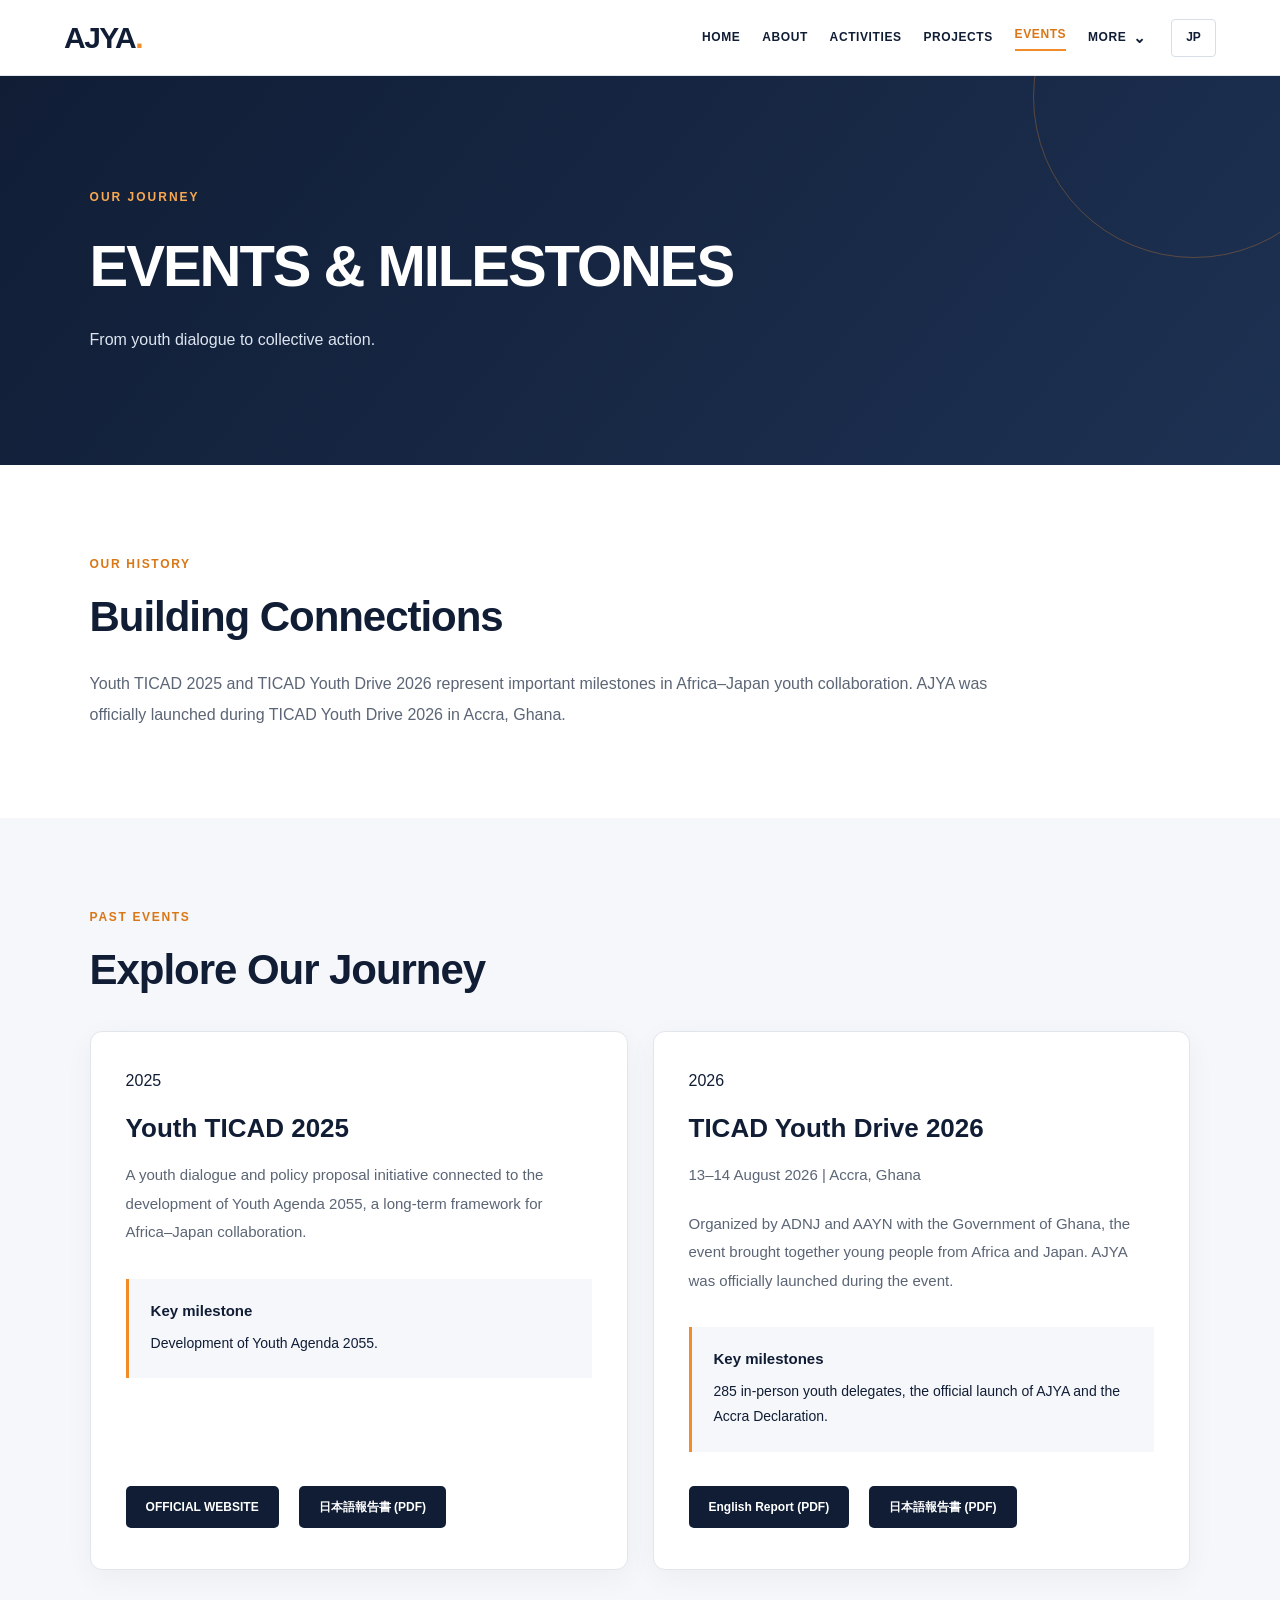
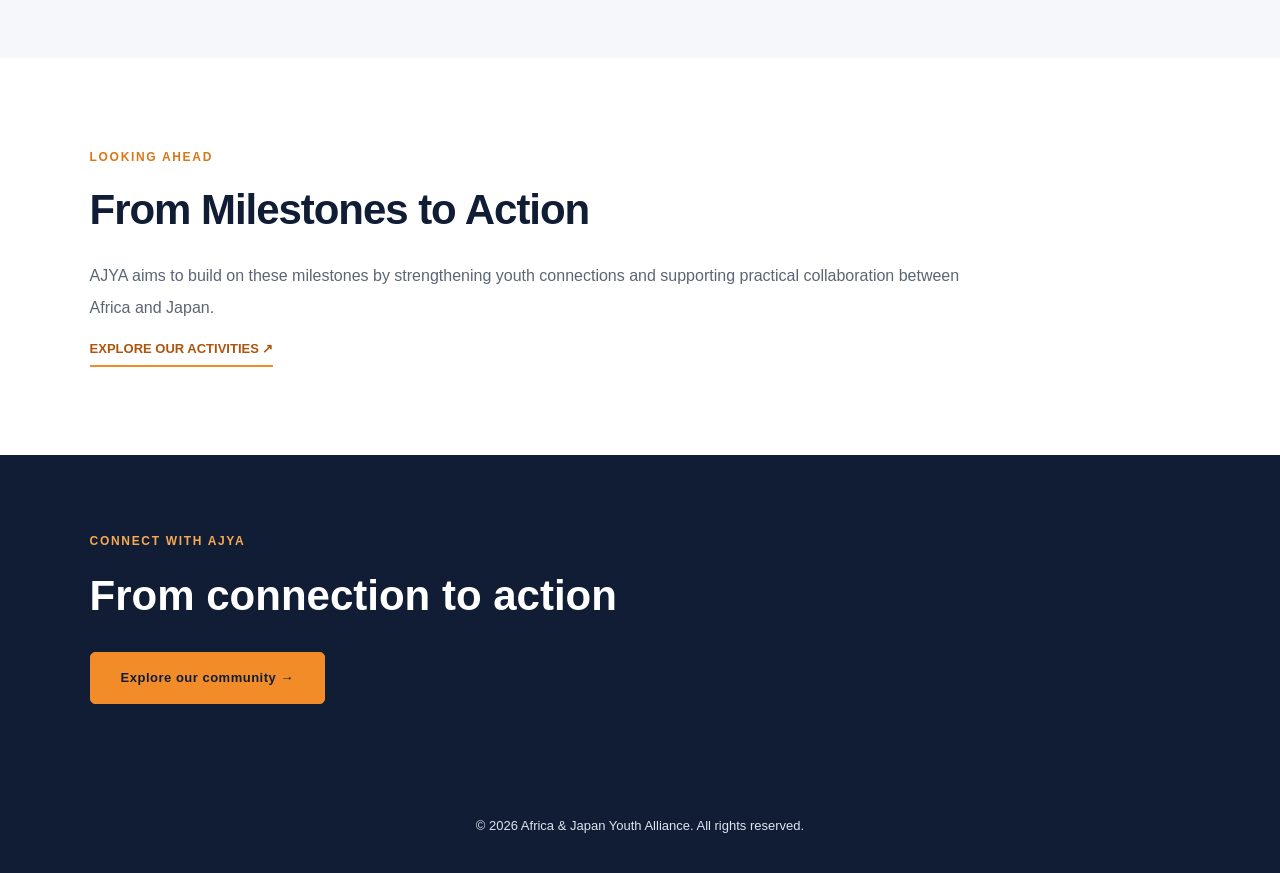
<file: events.html>
<!DOCTYPE html>

<html lang="en">
<head>
<meta charset="utf-8"/>
<meta content="width=device-width, initial-scale=1.0" name="viewport"/>
<meta content="Events and milestones connected to the Africa &amp; Japan Youth Alliance." name="description"/>
<title>Events &amp; Milestones | AJYA</title>
<link href="style.css" rel="stylesheet"/>
<script defer="" src="script.js"></script>
</head>
<body class="renewal-inner page-events">
<!-- HEADER -->
<header class="header">
<a class="logo" href="index.html#home">
      AJYA<span>.</span>
</a>
</header>
<main>
<!-- PAGE HERO -->
<section class="about-page-hero renewal-inner-hero">
<p class="subtitle">OUR JOURNEY</p>
<h1 data-en="EVENTS &amp; MILESTONES" data-ja="イベントとこれまでの歩み">
        EVENTS &amp; MILESTONES
      </h1>
<p data-en="From youth dialogue to collective action." data-ja="若者の対話から、具体的な行動へ。">
        From youth dialogue to collective action.
      </p>
</section>
<!-- INTRODUCTION -->
<section class="section">
<p class="section-label">OUR HISTORY</p>
<h2 data-en="Building Connections" data-ja="つながりを築く">
        Building Connections
      </h2>
<p data-en="Youth TICAD 2025 and TICAD Youth Drive 2026 represent important milestones in Africa–Japan youth collaboration. AJYA was officially launched during TICAD Youth Drive 2026 in Accra, Ghana." data-ja="Youth TICAD 2025とTICAD Youth Drive 2026は、アフリカと日本の若者の協働における重要な節目です。日アフリカユース連合（AJYA）は、2026年にガーナ・アクラで開催されたTICAD Youth Drive 2026において正式に発足しました。">
        Youth TICAD 2025 and TICAD Youth Drive 2026
        represent important milestones in
        Africa–Japan youth collaboration.
        AJYA was officially launched during
        TICAD Youth Drive 2026 in Accra, Ghana.
      </p>
</section>
<!-- EVENT HISTORY -->
<section class="section events-page-section">
<p class="section-label">PAST EVENTS</p>
<h2 data-en="Explore Our Journey" data-ja="これまでのイベント">
        Explore Our Journey
      </h2>
<div class="events-page-grid">
<!-- 2025 -->
<article class="events-page-card">
<span class="event-year">2025</span>
<h3>Youth TICAD 2025</h3>
<p data-en="A youth dialogue and policy proposal initiative connected to the development of Youth Agenda 2055, a long-term framework for Africa–Japan collaboration." data-ja="アフリカと日本の長期的な協働の指針となるYouth Agenda 2055の策定につながった、若者による対話と政策提言の取り組みです。">
            A youth dialogue and policy proposal
            initiative connected to the development
            of Youth Agenda 2055.
          </p>
<div class="event-highlights">
<h4 data-en="Key milestone" data-ja="主な成果">
              Key milestone
            </h4>
<p data-en="Development of Youth Agenda 2055." data-ja="Youth Agenda 2055の策定。">
              Development of Youth Agenda 2055.
            </p>
</div>
<div class="event-actions">
<a class="report-button" data-en="OFFICIAL WEBSITE" data-ja="公式サイト" href="https://www.youthticad2025.org/" rel="noopener noreferrer" target="_blank">
              OFFICIAL WEBSITE
            </a>
<a class="report-button report-button-light" href="reports/youth-drive-2025-ja.pdf" rel="noopener noreferrer" target="_blank">日本語報告書 (PDF)</a>
</div>
</article>
<!-- 2026 -->
<article class="events-page-card">
<span class="event-year">2026</span>
<h3>TICAD Youth Drive 2026</h3>
<p class="event-date">
            13–14 August 2026 | Accra, Ghana
          </p>
<p data-en="Organized by ADNJ and AAYN with the Government of Ghana, the event brought together young people from Africa and Japan. AJYA was officially launched during the event." data-ja="ADNJとAAYNがガーナ政府とともに主催したイベントで、アフリカと日本の若者が集まりました。このイベントで日アフリカユース連合（AJYA）が正式に発足しました。">
            Organized by ADNJ and AAYN with
            the Government of Ghana, the event
            brought together young people from
            Africa and Japan. AJYA was officially
            launched during the event.
          </p>
<div class="event-highlights">
<h4 data-en="Key milestones" data-ja="主な成果">
              Key milestones
            </h4>
<p data-en="285 in-person youth delegates, the official launch of AJYA and the Accra Declaration." data-ja="285名の若者が現地参加。AJYAの正式発足とアクラ宣言の採択。">
              285 in-person youth delegates,
              the official launch of AJYA and
              the Accra Declaration.
            </p>
</div>
<div class="event-actions">
<a class="report-button" href="reports/youth-drive-2026-en.pdf" rel="noopener noreferrer" target="_blank">
              English Report (PDF)
            </a>
<a class="report-button report-button-light" href="reports/youth-drive-2026-ja.pdf" rel="noopener noreferrer" target="_blank">
              日本語報告書 (PDF)
            </a>
</div>
</article>
</div>
</section>
<!-- NEXT STEPS -->
<section class="section">
<p class="section-label">LOOKING AHEAD</p>
<h2 data-en="From Milestones to Action" data-ja="これまでの成果を次の行動へ">
        From Milestones to Action
      </h2>
<p data-en="AJYA aims to build on these milestones by strengthening youth connections and supporting practical collaboration between Africa and Japan." data-ja="日アフリカユース連合（AJYA）は、これまでの成果を基盤に、若者同士のつながりを強化し、アフリカと日本の実践的な協働を支援していくことを目指します。">
        AJYA aims to build on these milestones
        by strengthening youth connections and
        supporting practical collaboration
        between Africa and Japan.
      </p>
<a class="agenda-link" data-en="EXPLORE OUR ACTIVITIES ↗" data-ja="AJYAの活動を見る ↗" href="activities.html">
        EXPLORE OUR ACTIVITIES ↗
      </a>
</section>
<section class="renewal-inner-cta"><div class="renewal-shell"><p class="section-label">CONNECT WITH AJYA</p><h2 data-en="From connection to action" data-ja="つながりを、次の行動へ">From connection to action</h2><a class="btn" data-en="Explore our community →" data-ja="AJYAについて →" href="about.html">Explore our community →</a></div></section></main>
<footer>
<p>
      © 2026 Africa &amp; Japan Youth Alliance.
      All rights reserved.
    </p>
</footer>
</body>
</html>
</file>
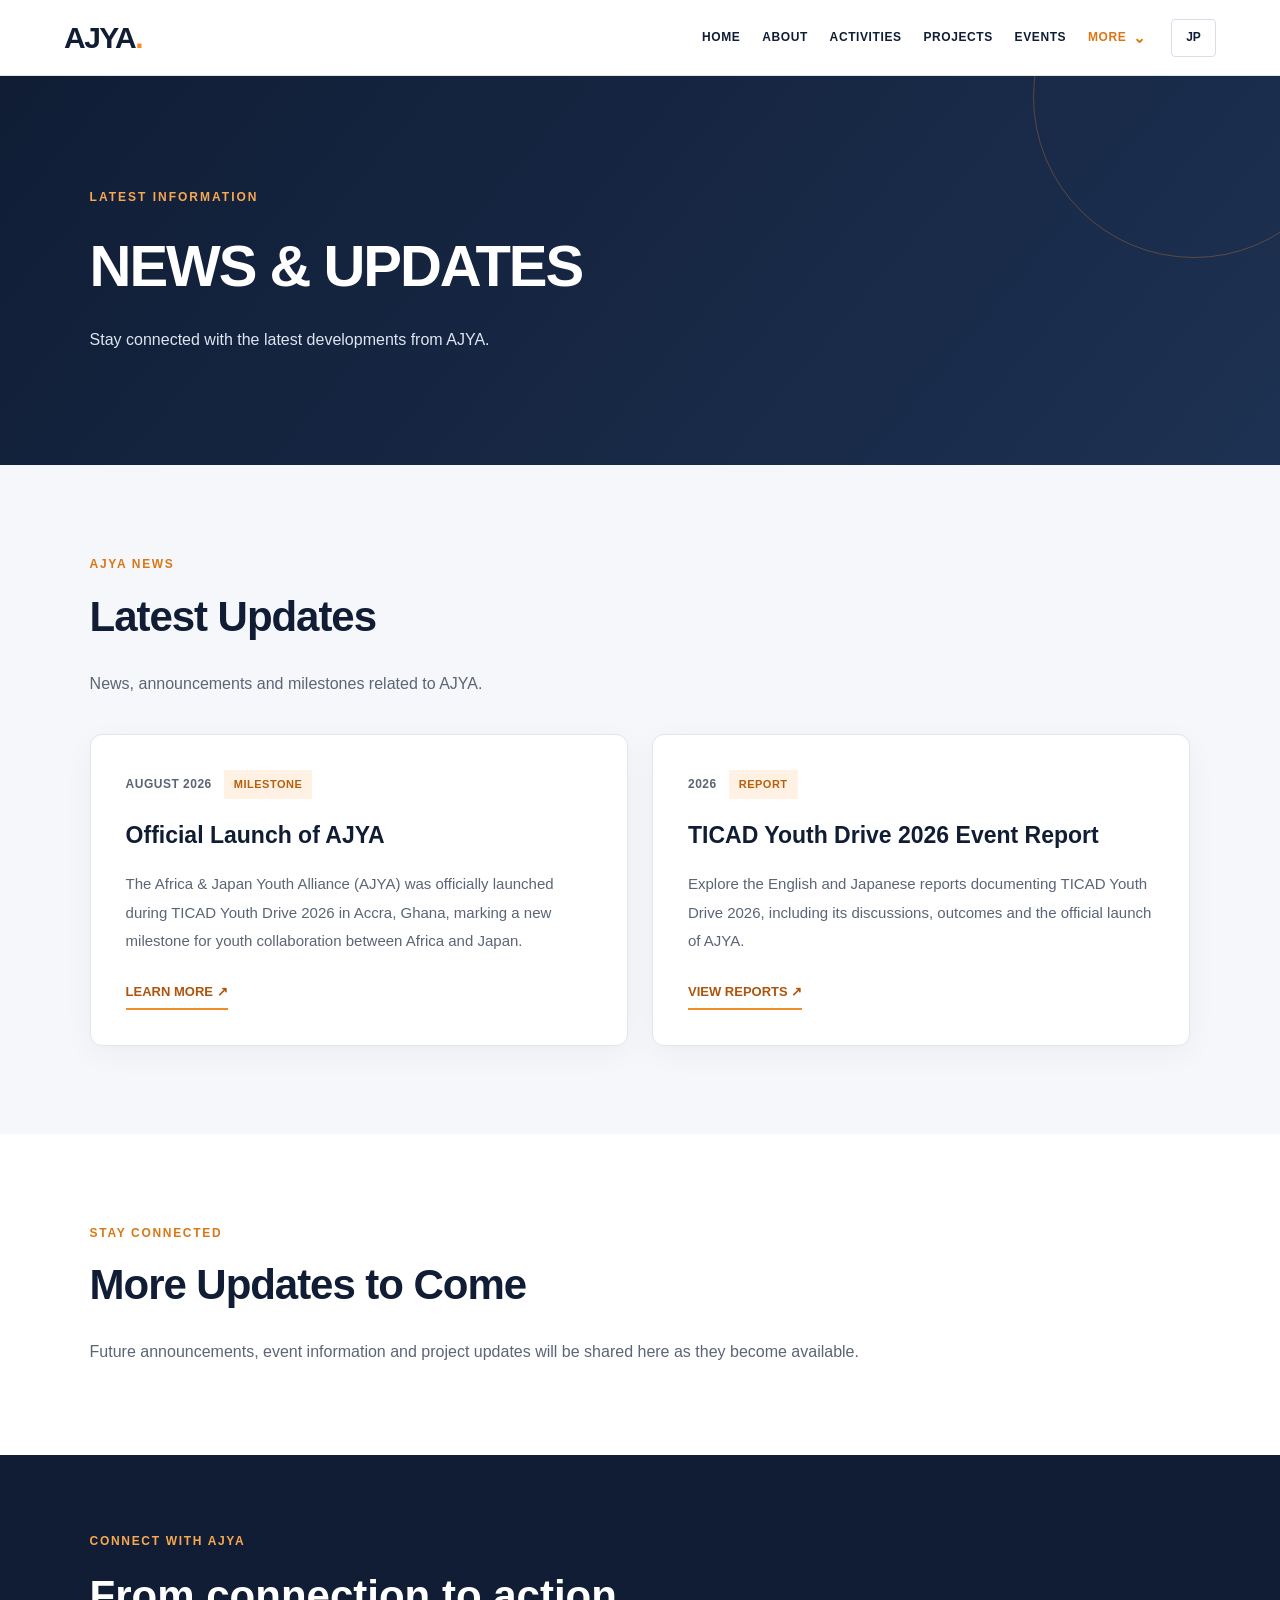
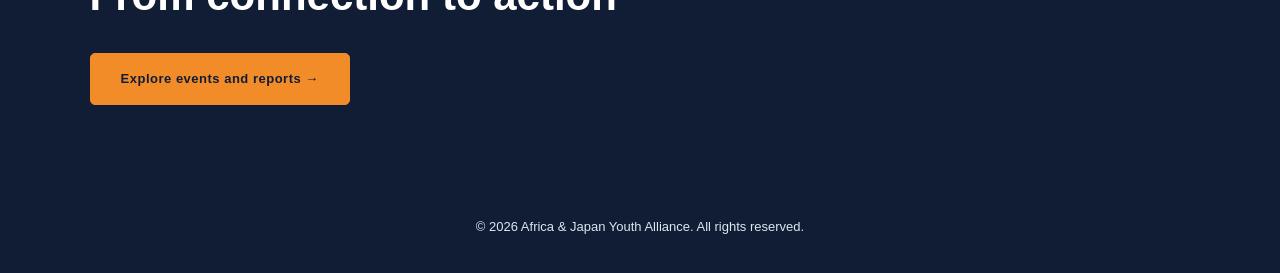
<file: news.html>
<!DOCTYPE html>

<html lang="en">
<head>
<meta charset="utf-8"/>
<meta content="width=device-width, initial-scale=1.0" name="viewport"/>
<meta content="Latest news and updates from the Africa &amp; Japan Youth Alliance." name="description"/>
<title>News &amp; Updates | AJYA</title>
<link href="style.css" rel="stylesheet"/>
<script defer="" src="script.js"></script>
</head>
<body class="renewal-inner page-news">
<!-- HEADER -->
<header class="header">
<a class="logo" href="index.html#home">
      AJYA<span>.</span>
</a>
</header>
<main>
<!-- PAGE HERO -->
<section class="about-page-hero renewal-inner-hero">
<p class="subtitle">LATEST INFORMATION</p>
<h1 data-en="NEWS &amp; UPDATES" data-ja="ニュース・お知らせ">
        NEWS &amp; UPDATES
      </h1>
<p data-en="Stay connected with the latest developments from AJYA." data-ja="日アフリカユース連合（AJYA）の最新情報をお届けします。">
        Stay connected with the latest
        developments from AJYA.
      </p>
</section>
<!-- NEWS LIST -->
<section class="section news-section">
<p class="section-label">AJYA NEWS</p>
<h2 data-en="Latest Updates" data-ja="最新のお知らせ">
        Latest Updates
      </h2>
<p data-en="News, announcements and milestones related to AJYA." data-ja="AJYAに関するお知らせや主な出来事を紹介します。">
        News, announcements and milestones
        related to AJYA.
      </p>
<div class="news-grid">
<!-- NEWS ITEM 1 -->
<article class="news-card">
<div class="news-meta">
<span class="news-date">AUGUST 2026</span>
<span class="news-category">MILESTONE</span>
</div>
<h3 data-en="Official Launch of AJYA" data-ja="日アフリカユース連合（AJYA）が正式発足">
            Official Launch of AJYA
          </h3>
<p data-en="The Africa &amp; Japan Youth Alliance (AJYA) was officially launched during TICAD Youth Drive 2026 in Accra, Ghana, marking a new milestone for youth collaboration between Africa and Japan." data-ja="2026年8月、ガーナ・アクラで開催されたTICAD Youth Drive 2026において、日アフリカユース連合（AJYA）が正式に発足しました。アフリカと日本の若者の協働における新たな節目となりました。">
            The Africa &amp; Japan Youth Alliance
            (AJYA) was officially launched
            during TICAD Youth Drive 2026
            in Accra, Ghana.
          </p>
<a class="news-readmore" data-en="LEARN MORE ↗" data-ja="詳しく見る ↗" href="events.html">
            LEARN MORE ↗
          </a>
</article>
<!-- NEWS ITEM 2 -->
<article class="news-card">
<div class="news-meta">
<span class="news-date">2026</span>
<span class="news-category">REPORT</span>
</div>
<h3 data-en="TICAD Youth Drive 2026 Event Report" data-ja="TICAD Youth Drive 2026 報告書">
            TICAD Youth Drive 2026 Event Report
          </h3>
<p data-en="Explore the English and Japanese reports documenting TICAD Youth Drive 2026, including its discussions, outcomes and the official launch of AJYA." data-ja="TICAD Youth Drive 2026の議論、成果、AJYAの正式発足についてまとめた英語版・日本語版の報告書をご覧いただけます。">
            Explore the English and Japanese
            reports documenting TICAD Youth
            Drive 2026.
          </p>
<a class="news-readmore" data-en="VIEW REPORTS ↗" data-ja="報告書を見る ↗" href="events.html">
            VIEW REPORTS ↗
          </a>
</article>
</div>
</section>
<!-- MORE INFORMATION -->
<section class="section">
<p class="section-label">STAY CONNECTED</p>
<h2 data-en="More Updates to Come" data-ja="今後のお知らせ">
        More Updates to Come
      </h2>
<p data-en="Future announcements, event information and project updates will be shared here as they become available." data-ja="今後のイベント情報やプロジェクトの進捗などを、決まり次第こちらでお知らせします。">
        Future announcements, event information
        and project updates will be shared here
        as they become available.
      </p>
</section>
<section class="renewal-inner-cta"><div class="renewal-shell"><p class="section-label">CONNECT WITH AJYA</p><h2 data-en="From connection to action" data-ja="つながりを、次の行動へ">From connection to action</h2><a class="btn" data-en="Explore events and reports →" data-ja="イベント・報告書を見る →" href="events.html">Explore events and reports →</a></div></section></main>
<footer>
<p>
      © 2026 Africa &amp; Japan Youth Alliance.
      All rights reserved.
    </p>
</footer>
</body>
</html>
</file>
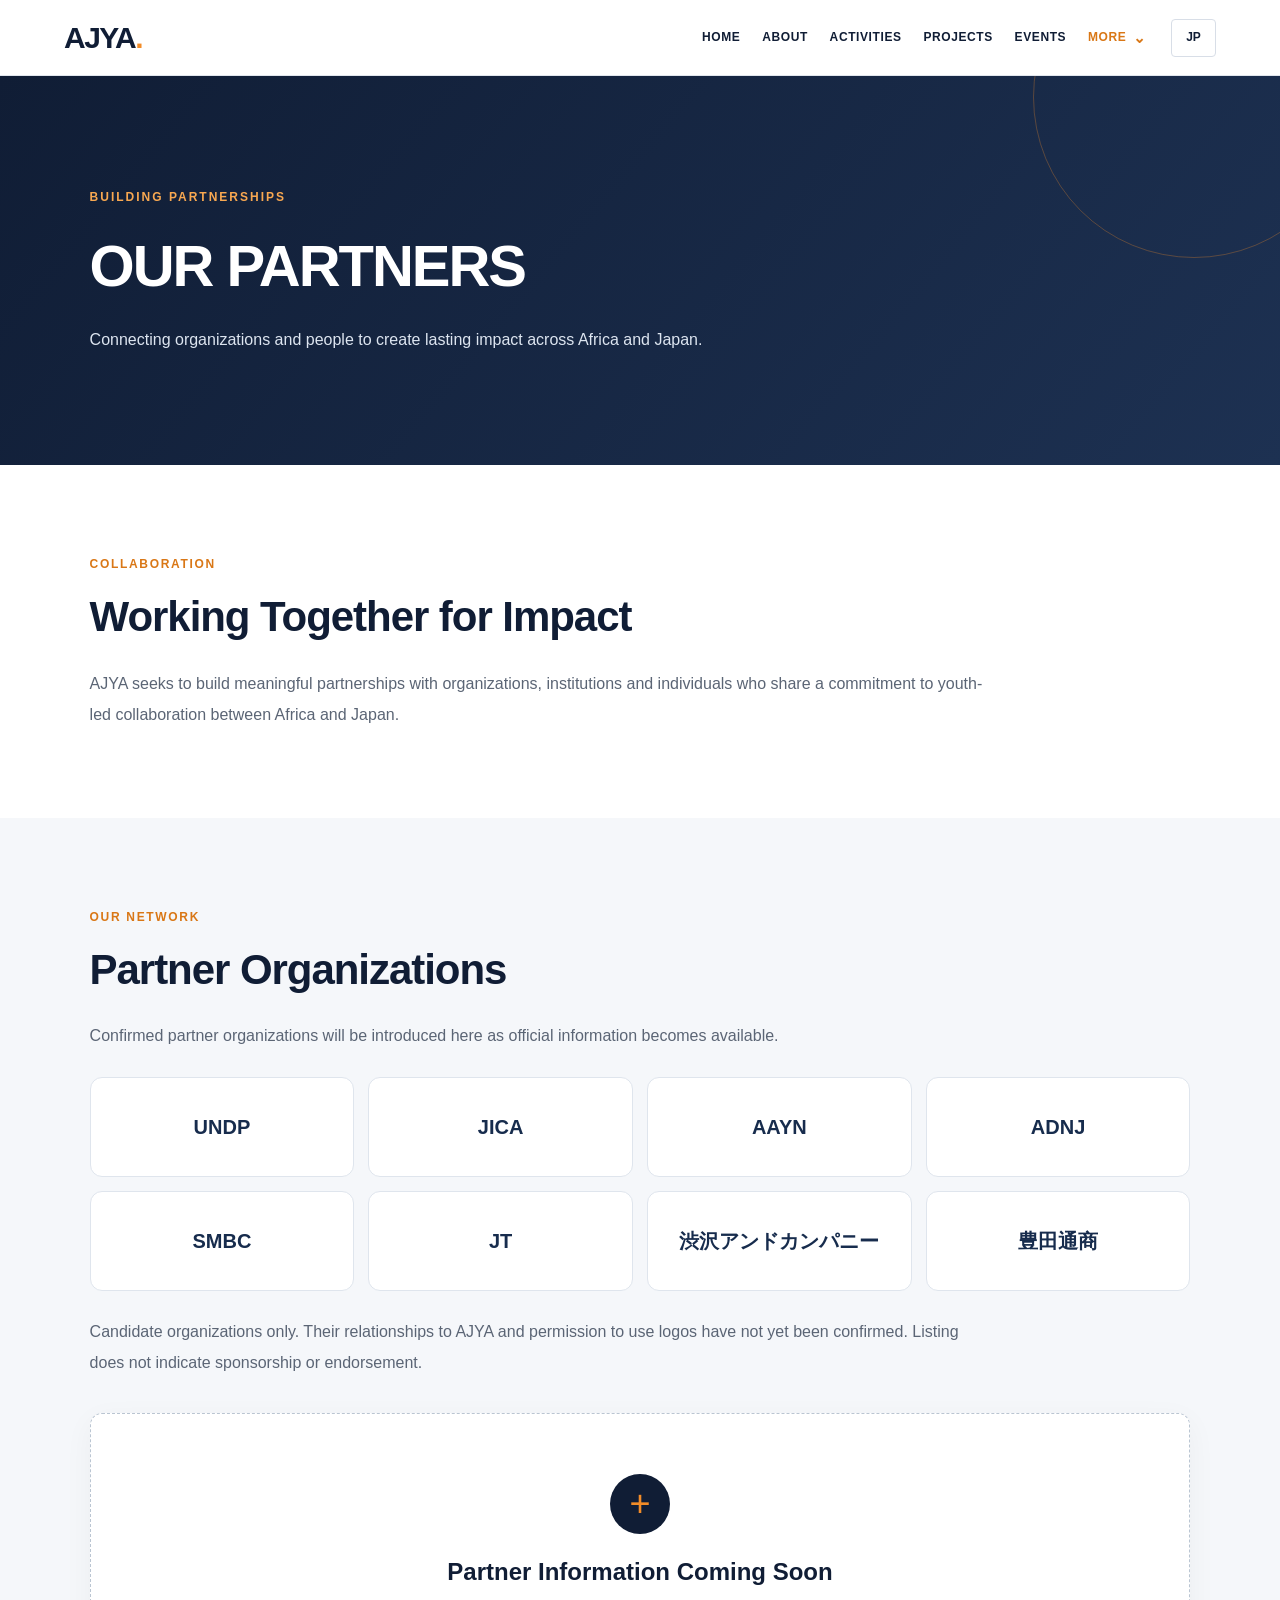
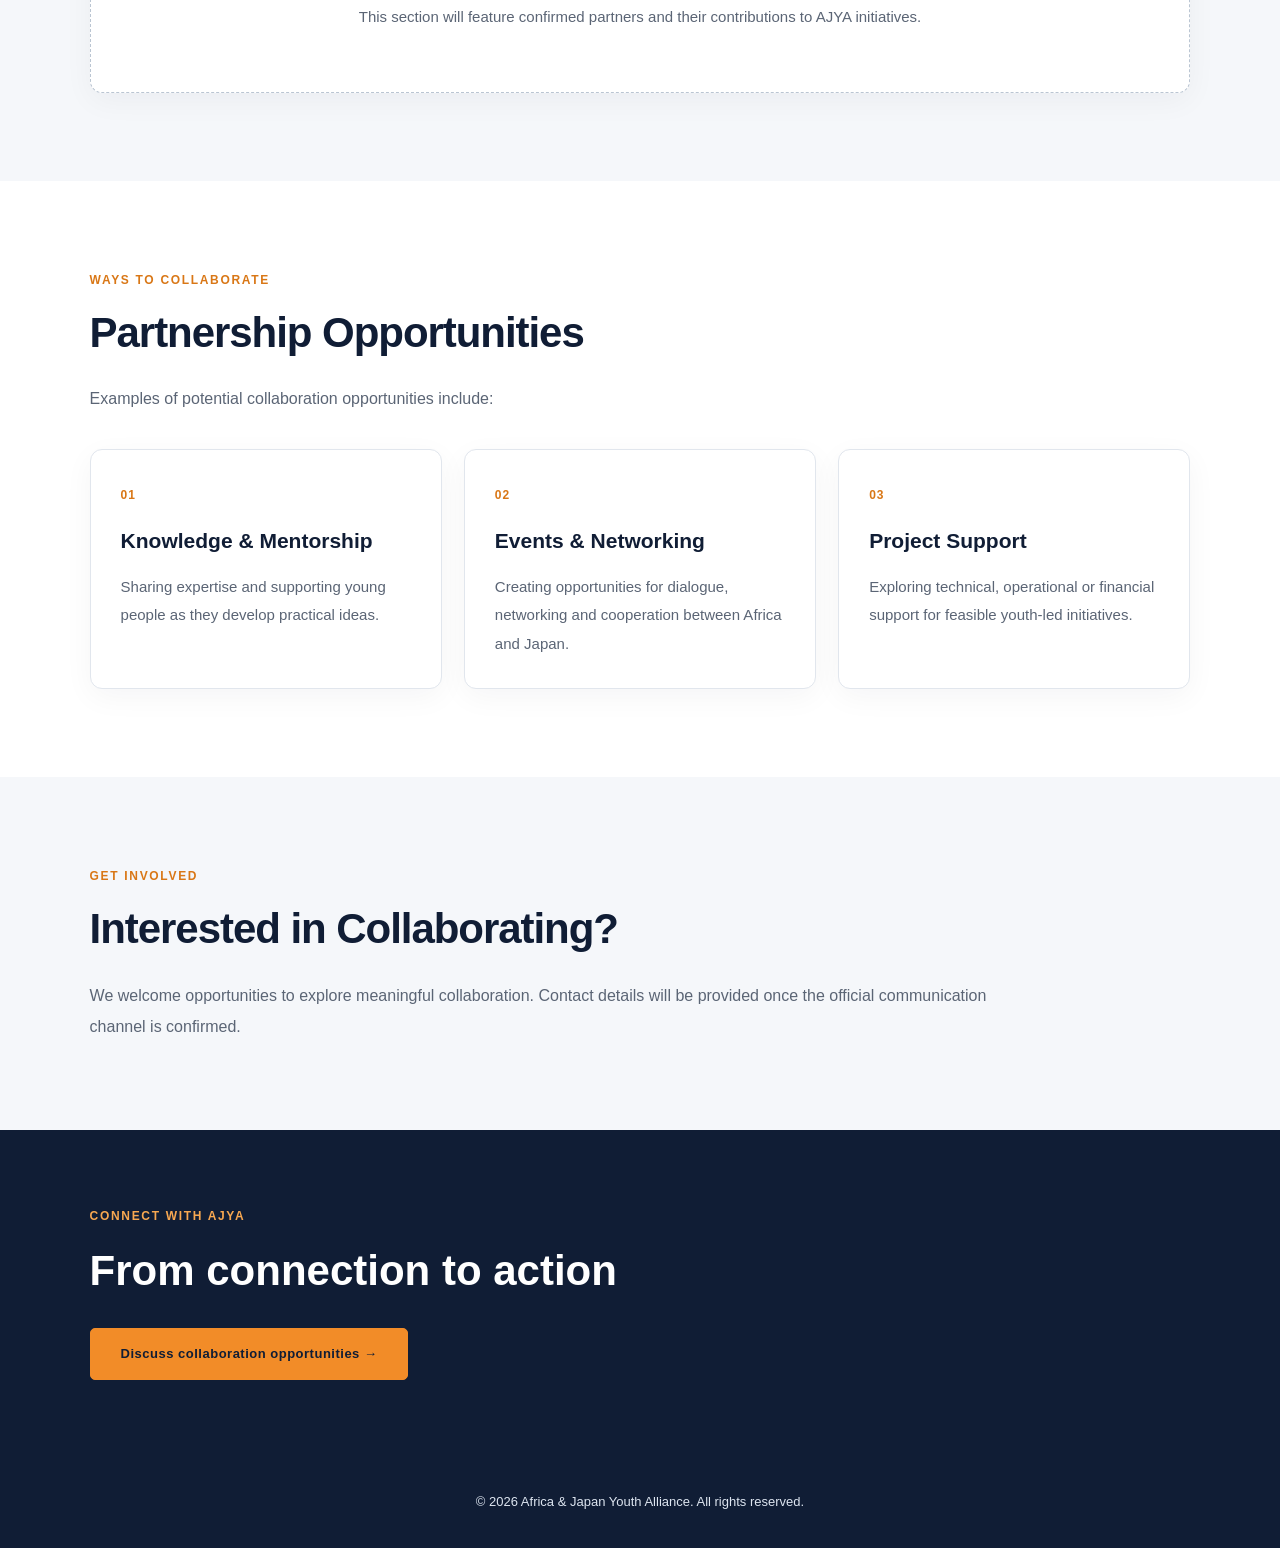
<file: partners.html>
<!DOCTYPE html>

<html lang="en">
<head>
<meta charset="utf-8"/>
<meta content="width=device-width, initial-scale=1.0" name="viewport"/>
<meta content="Partnerships and collaboration opportunities with the Africa &amp; Japan Youth Alliance." name="description"/>
<title>Our Partners | AJYA</title>
<link href="style.css" rel="stylesheet"/>
<script defer="" src="script.js"></script>
</head>
<body class="renewal-inner page-partners">
<!-- HEADER -->
<header class="header">
<a class="logo" href="index.html#home">
      AJYA<span>.</span>
</a>
</header>
<main>
<!-- HERO -->
<section class="about-page-hero renewal-inner-hero">
<p class="subtitle">BUILDING PARTNERSHIPS</p>
<h1 data-en="OUR PARTNERS" data-ja="パートナー">
        OUR PARTNERS
      </h1>
<p data-en="Connecting organizations and people to create lasting impact across Africa and Japan." data-ja="アフリカと日本の組織や人々をつなぎ、持続的な成果を目指します。">
        Connecting organizations and people
        to create lasting impact across
        Africa and Japan.
      </p>
</section>
<!-- INTRODUCTION -->
<section class="section">
<p class="section-label">COLLABORATION</p>
<h2 data-en="Working Together for Impact" data-ja="協働によって成果を生み出す">
        Working Together for Impact
      </h2>
<p data-en="AJYA seeks to build meaningful partnerships with organizations, institutions and individuals who share a commitment to youth-led collaboration between Africa and Japan." data-ja="日アフリカユース連合（AJYA）は、アフリカと日本の若者主体の協働を支えるため、理念を共有する組織・機関・個人とのパートナーシップ構築を目指しています。">
        AJYA seeks to build meaningful
        partnerships with organizations,
        institutions and individuals who
        share a commitment to youth-led
        collaboration between Africa and Japan.
      </p>
</section>
<!-- PARTNER DIRECTORY -->
<section class="section partners-directory">
<p class="section-label">OUR NETWORK</p>
<h2 data-en="Partner Organizations" data-ja="パートナー団体">
        Partner Organizations
      </h2>
<p data-en="Confirmed partner organizations will be introduced here as official information becomes available." data-ja="正式に確認されたパートナー団体を、情報が整い次第こちらで紹介します。">
        Confirmed partner organizations will
        be introduced here as official
        information becomes available.
      </p>
<div class="aj-logo-grid"><div class="aj-logo-tile"><img alt="UNDP logo" data-logo="1" loading="lazy" src="logos/undp.png"/><span>UNDP</span></div><div class="aj-logo-tile"><img alt="JICA logo" data-logo="1" loading="lazy" src="logos/jica.png"/><span>JICA</span></div><div class="aj-logo-tile"><img alt="AAYN logo" data-logo="1" loading="lazy" src="logos/aayn.png"/><span>AAYN</span></div><div class="aj-logo-tile"><img alt="ADNJ logo" data-logo="1" loading="lazy" src="logos/adnj.png"/><span>ADNJ</span></div><div class="aj-logo-tile"><img alt="SMBC logo" data-logo="1" loading="lazy" src="logos/smbc.png"/><span>SMBC</span></div><div class="aj-logo-tile"><img alt="JT logo" data-logo="1" loading="lazy" src="logos/jt.png"/><span>JT</span></div><div class="aj-logo-tile"><img alt="渋沢アンドカンパニー logo" data-logo="1" loading="lazy" src="logos/shibusawa.png"/><span>渋沢アンドカンパニー</span></div><div class="aj-logo-tile"><img alt="豊田通商 logo" data-logo="1" loading="lazy" src="logos/toyota-tsusho.png"/><span>豊田通商</span></div></div><p class="aj-note" data-en="Candidate organizations only. Their relationships to AJYA and permission to use logos have not yet been confirmed. Listing does not indicate sponsorship or endorsement." data-ja="掲載候補の団体・企業です。AJYAとの関係性やロゴ使用許可は未確認です。協賛・後援を示すものではありません。">Candidate organizations only. Their relationships to AJYA and permission to use logos have not yet been confirmed. Listing does not indicate sponsorship or endorsement.</p><div class="partners-placeholder">
<div aria-hidden="true" class="partners-placeholder-symbol">+</div>
<h3 data-en="Partner Information Coming Soon" data-ja="パートナー情報を準備中">
          Partner Information Coming Soon
        </h3>
<p data-en="This section will feature confirmed partners and their contributions to AJYA initiatives." data-ja="今後、正式な協力団体とAJYAの活動における協力内容を紹介します。">
          This section will feature confirmed
          partners and their contributions
          to AJYA initiatives.
        </p>
</div>
</section>
<!-- COLLABORATION OPPORTUNITIES -->
<section class="section">
<p class="section-label">WAYS TO COLLABORATE</p>
<h2 data-en="Partnership Opportunities" data-ja="協働の可能性">
        Partnership Opportunities
      </h2>
<p data-en="Examples of potential collaboration opportunities include:" data-ja="協働の可能性として、以下のような取り組みが考えられます。">
        Examples of potential collaboration
        opportunities include:
      </p>
<div class="partner-types-grid">
<article class="partner-type-card">
<span class="agenda-number">01</span>
<h3 data-en="Knowledge &amp; Mentorship" data-ja="知識・メンタリング">
            Knowledge &amp; Mentorship
          </h3>
<p data-en="Sharing expertise and supporting young people as they develop practical ideas." data-ja="専門知識の共有や助言を通じて、若者による実践的なアイデアの形成を支援します。">
            Sharing expertise and supporting
            young people as they develop
            practical ideas.
          </p>
</article>
<article class="partner-type-card">
<span class="agenda-number">02</span>
<h3 data-en="Events &amp; Networking" data-ja="イベント・交流">
            Events &amp; Networking
          </h3>
<p data-en="Creating opportunities for dialogue, networking and cooperation between Africa and Japan." data-ja="アフリカと日本の間で、対話・交流・協力の機会を創出します。">
            Creating opportunities for dialogue,
            networking and cooperation
            between Africa and Japan.
          </p>
</article>
<article class="partner-type-card">
<span class="agenda-number">03</span>
<h3 data-en="Project Support" data-ja="プロジェクト支援">
            Project Support
          </h3>
<p data-en="Exploring technical, operational or financial support for feasible youth-led initiatives." data-ja="実現可能な若者主体の取り組みに対して、技術面・運営面・資金面での支援を検討します。">
            Exploring technical, operational
            or financial support for feasible
            youth-led initiatives.
          </p>
</article>
</div>
</section>
<!-- CONTACT -->
<section class="section partners-contact-section">
<p class="section-label">GET INVOLVED</p>
<h2 data-en="Interested in Collaborating?" data-ja="AJYAとの協働に関心がありますか？">
        Interested in Collaborating?
      </h2>
<p data-en="We welcome opportunities to explore meaningful collaboration. Contact details will be provided once the official communication channel is confirmed." data-ja="AJYAは意義ある協働の機会を大切にしています。公式の連絡窓口が確定次第、こちらでご案内します。">
        We welcome opportunities to explore
        meaningful collaboration. Contact
        details will be provided once the
        official communication channel
        is confirmed.
      </p>
</section>
<section class="renewal-inner-cta"><div class="renewal-shell"><p class="section-label">CONNECT WITH AJYA</p><h2 data-en="From connection to action" data-ja="つながりを、次の行動へ">From connection to action</h2><a class="btn" data-en="Discuss collaboration opportunities →" data-ja="協働について確認する →" href="contact.html">Discuss collaboration opportunities →</a></div></section></main>
<footer>
<p>
      © 2026 Africa &amp; Japan Youth Alliance.
      All rights reserved.
    </p>
</footer>
</body>
</html>
</file>
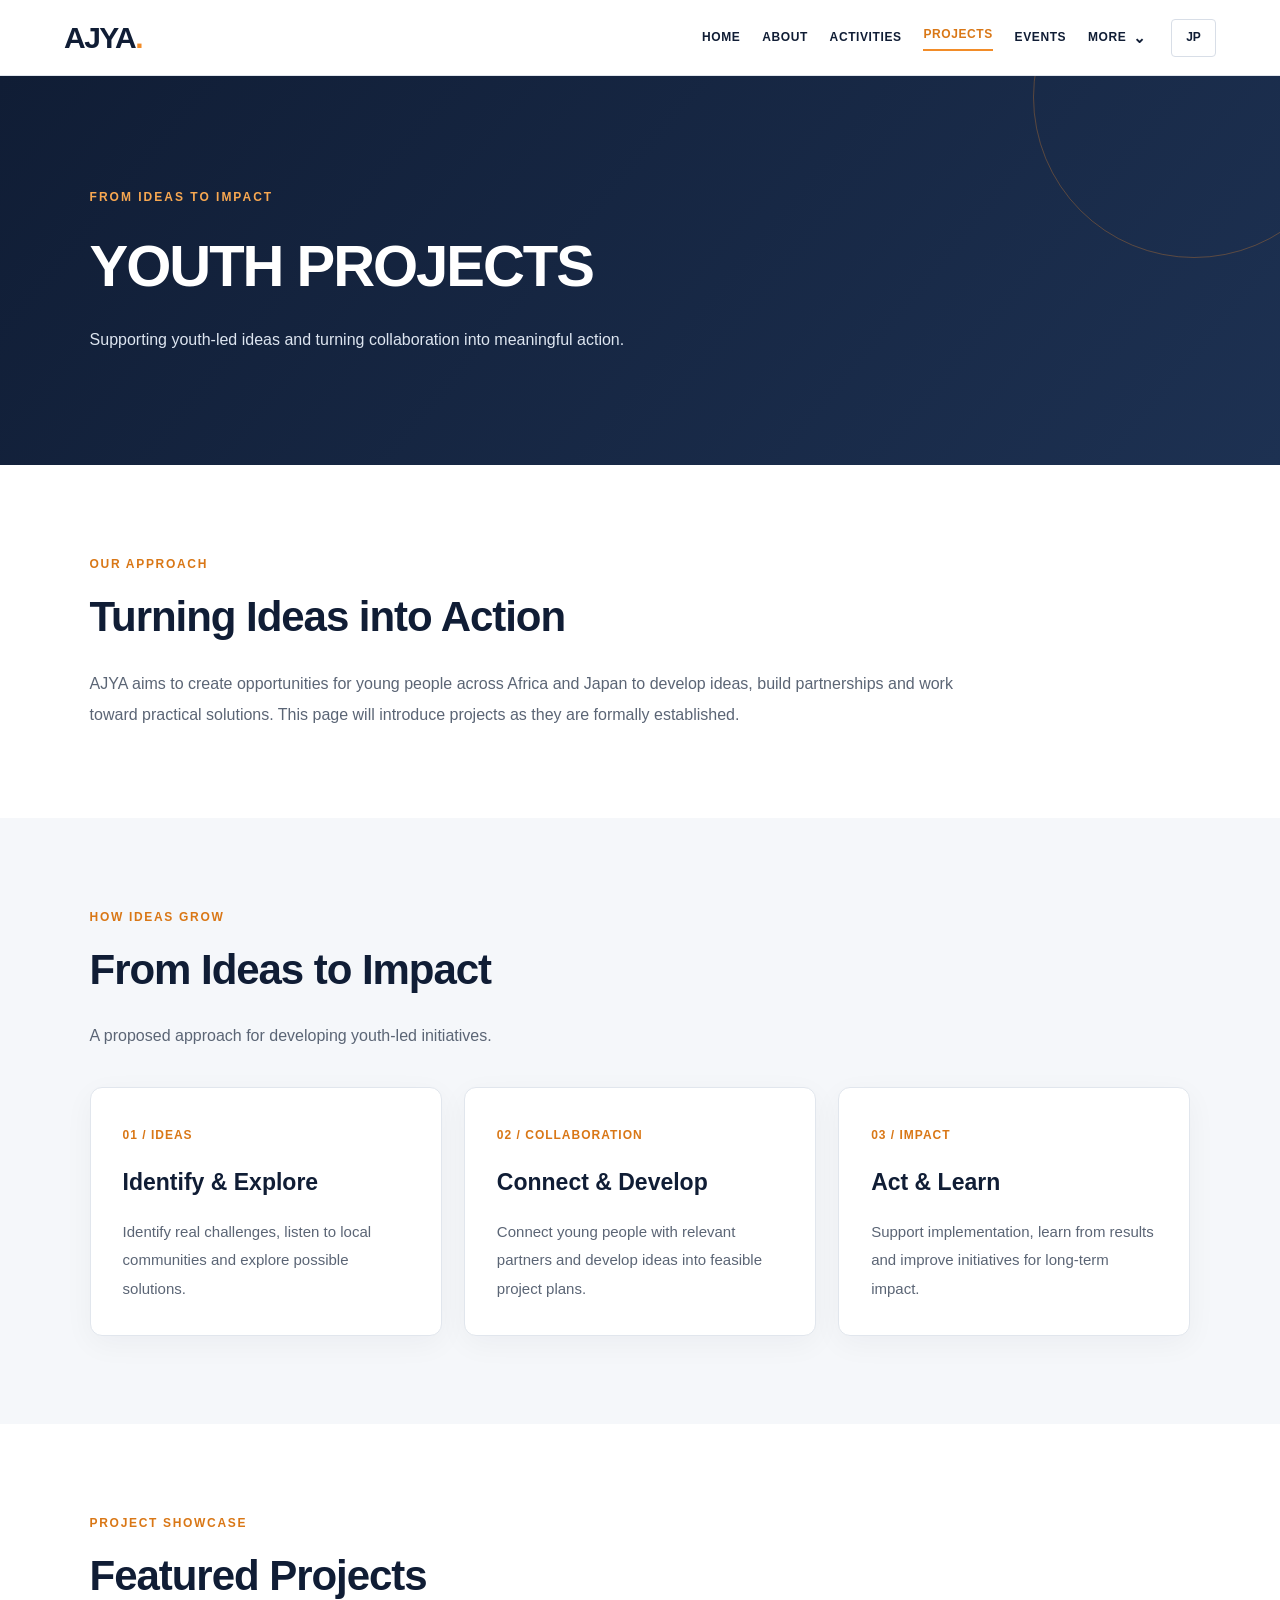
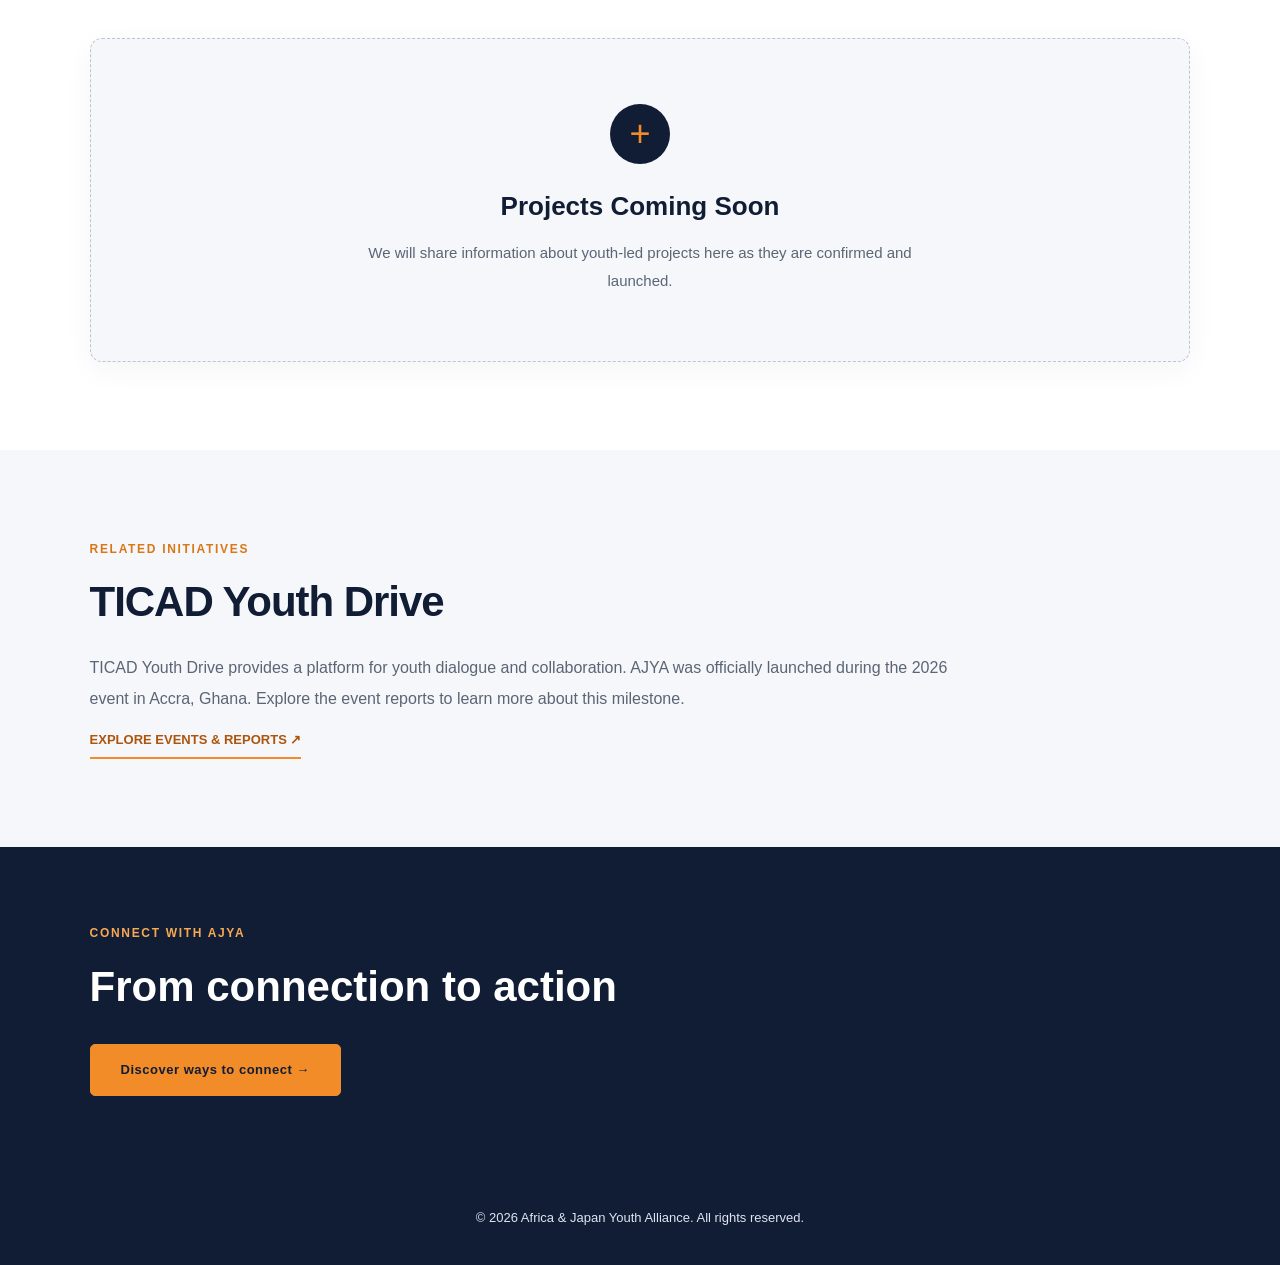
<file: projects.html>
<!DOCTYPE html>

<html lang="en">
<head>
<meta charset="utf-8"/>
<meta content="width=device-width, initial-scale=1.0" name="viewport"/>
<meta content="Youth-led projects and initiatives supported by the Africa &amp; Japan Youth Alliance." name="description"/>
<title>Youth Projects | AJYA</title>
<link href="style.css" rel="stylesheet"/>
<script defer="" src="script.js"></script>
</head>
<body class="renewal-inner page-projects">
<!-- HEADER -->
<header class="header">
<a class="logo" href="index.html#home">
      AJYA<span>.</span>
</a>
</header>
<main>
<!-- HERO -->
<section class="about-page-hero renewal-inner-hero">
<p class="subtitle">FROM IDEAS TO IMPACT</p>
<h1 data-en="YOUTH PROJECTS" data-ja="ユースプロジェクト">
        YOUTH PROJECTS
      </h1>
<p data-en="Supporting youth-led ideas and turning collaboration into meaningful action." data-ja="若者主体のアイデアを支え、協働を具体的な行動につなげます。">
        Supporting youth-led ideas and turning
        collaboration into meaningful action.
      </p>
</section>
<!-- INTRODUCTION -->
<section class="section">
<p class="section-label">OUR APPROACH</p>
<h2 data-en="Turning Ideas into Action" data-ja="アイデアを行動へ">
        Turning Ideas into Action
      </h2>
<p data-en="AJYA aims to create opportunities for young people across Africa and Japan to develop ideas, build partnerships and work toward practical solutions. This page will introduce projects as they are formally established." data-ja="日アフリカユース連合（AJYA）は、アフリカと日本の若者がアイデアを発展させ、パートナーシップを築き、実践的な解決策に取り組む機会をつくることを目指します。このページでは、正式に始動したプロジェクトを順次紹介します。">
        AJYA aims to create opportunities for
        young people across Africa and Japan
        to develop ideas, build partnerships
        and work toward practical solutions.
        This page will introduce projects
        as they are formally established.
      </p>
</section>
<!-- PROJECT DEVELOPMENT PROCESS -->
<section class="section projects-process-section">
<p class="section-label">HOW IDEAS GROW</p>
<h2 data-en="From Ideas to Impact" data-ja="アイデアから成果へ">
        From Ideas to Impact
      </h2>
<p data-en="A proposed approach for developing youth-led initiatives." data-ja="若者主体の取り組みを発展させるための基本的な考え方です。">
        A proposed approach for developing
        youth-led initiatives.
      </p>
<div class="project-steps">
<article class="project-step">
<span class="agenda-number">01 / IDEAS</span>
<h3 data-en="Identify &amp; Explore" data-ja="課題を見つける">
            Identify &amp; Explore
          </h3>
<p data-en="Identify real challenges, listen to local communities and explore possible solutions." data-ja="現場の課題を把握し、地域の声を聞きながら、解決策を検討します。">
            Identify real challenges, listen
            to local communities and explore
            possible solutions.
          </p>
</article>
<article class="project-step">
<span class="agenda-number">02 / COLLABORATION</span>
<h3 data-en="Connect &amp; Develop" data-ja="仲間と形にする">
            Connect &amp; Develop
          </h3>
<p data-en="Connect young people with relevant partners and develop ideas into feasible project plans." data-ja="若者と関係者をつなぎ、アイデアを実現可能な計画へと発展させます。">
            Connect young people with relevant
            partners and develop ideas into
            feasible project plans.
          </p>
</article>
<article class="project-step">
<span class="agenda-number">03 / IMPACT</span>
<h3 data-en="Act &amp; Learn" data-ja="実行し、改善する">
            Act &amp; Learn
          </h3>
<p data-en="Support implementation, learn from results and improve initiatives for long-term impact." data-ja="実行を支援し、成果から学びながら、長期的な効果につながるよう改善します。">
            Support implementation, learn from
            results and improve initiatives
            for long-term impact.
          </p>
</article>
</div>
</section>
<!-- PROJECT SHOWCASE -->
<section class="section">
<p class="section-label">PROJECT SHOWCASE</p>
<h2 data-en="Featured Projects" data-ja="プロジェクト紹介">
        Featured Projects
      </h2>
<div class="project-placeholder">
<span aria-hidden="true" class="project-placeholder-icon">+</span>
<h3 data-en="Projects Coming Soon" data-ja="プロジェクト情報を準備中">
          Projects Coming Soon
        </h3>
<p data-en="We will share information about youth-led projects here as they are confirmed and launched." data-ja="若者主体のプロジェクトが正式に決定・始動した際に、こちらで紹介していきます。">
          We will share information about
          youth-led projects here as they
          are confirmed and launched.
        </p>
</div>
</section>
<!-- RELATED EVENTS -->
<section class="section projects-process-section">
<p class="section-label">RELATED INITIATIVES</p>
<h2 data-en="TICAD Youth Drive" data-ja="TICAD Youth Drive">
        TICAD Youth Drive
      </h2>
<p data-en="TICAD Youth Drive provides a platform for youth dialogue and collaboration. AJYA was officially launched during the 2026 event in Accra, Ghana. Explore the event reports to learn more about this milestone." data-ja="TICAD Youth Driveは、若者の対話と協働の場です。2026年にガーナ・アクラで開催されたイベントで、日アフリカユース連合（AJYA）が正式に発足しました。この節目については、イベント報告書をご覧ください。">
        TICAD Youth Drive provides a platform
        for youth dialogue and collaboration.
        AJYA was officially launched during
        the 2026 event in Accra, Ghana.
      </p>
<a class="agenda-link" data-en="EXPLORE EVENTS &amp; REPORTS ↗" data-ja="イベント・報告書を見る ↗" href="events.html">
        EXPLORE EVENTS &amp; REPORTS ↗
      </a>
</section>
<section class="renewal-inner-cta"><div class="renewal-shell"><p class="section-label">CONNECT WITH AJYA</p><h2 data-en="From connection to action" data-ja="つながりを、次の行動へ">From connection to action</h2><a class="btn" data-en="Discover ways to connect →" data-ja="参加・連携について →" href="contact.html">Discover ways to connect →</a></div></section></main>
<footer>
<p>
      © 2026 Africa &amp; Japan Youth Alliance.
      All rights reserved.
    </p>
</footer>
</body>
</html>
</file>
<file: style.css>
/* ==========================================
   AJYA OFFICIAL WEBSITE
   COMPLETE STYLESHEET
   STEP 17
========================================== */

/* ==========================================
   1. DESIGN VARIABLES
========================================== */

:root {
  --navy: #101D35;
  --navy-light: #1D3152;
  --orange: #F28C28;
  --orange-dark: #D97716;
  --white: #FFFFFF;
  --background: #F5F7FA;
  --border: #E1E6ED;
  --text: #101D35;
  --muted: #5B6575;
  --shadow: 0 10px 25px rgba(16, 29, 53, 0.08);
}

/* ==========================================
   2. RESET & GLOBAL
========================================== */

* {
  margin: 0;
  padding: 0;
  box-sizing: border-box;
}

html {
  scroll-behavior: smooth;
  scroll-padding-top: 90px;
}

body {
  font-family:
    Arial,
    "Noto Sans JP",
    "Hiragino Kaku Gothic ProN",
    "Yu Gothic",
    sans-serif;
  color: var(--text);
  background: var(--white);
  line-height: 1.7;
  overflow-x: hidden;
}

img {
  display: block;
  max-width: 100%;
  height: auto;
}

a {
  color: inherit;
  text-decoration: none;
}

button {
  font: inherit;
}

button,
a,
summary {
  -webkit-tap-highlight-color: transparent;
}

button:focus-visible,
a:focus-visible,
summary:focus-visible {
  outline: 3px solid var(--orange);
  outline-offset: 4px;
}

h1,
h2,
h3,
h4 {
  line-height: 1.35;
  font-weight: 700;
}

p {
  line-height: 1.9;
}

[hidden] {
  display: none !important;
}

/* ==========================================
   3. HEADER - COMMON
========================================== */

.header,
.header.ajya-header {
  position: relative;
  z-index: 1000;
  display: flex;
  align-items: center;
  justify-content: space-between;
  gap: 24px;
  min-height: 76px;
  padding: 16px 5%;
  background: var(--white);
  color: var(--navy);
  border-bottom: 1px solid var(--border);
}

.logo {
  display: inline-block;
  flex-shrink: 0;
  color: var(--navy);
  font-size: 30px;
  font-weight: 900;
  letter-spacing: -1.5px;
  line-height: 1;
}

.logo span {
  color: var(--orange);
}

/* Desktop navigation */

.ajya-desktop-nav {
  display: flex;
  align-items: center;
  justify-content: center;
  gap: clamp(12px, 1.7vw, 28px);
  margin-left: auto;
}

.ajya-desktop-nav > a,
.ajya-more > summary {
  color: var(--navy);
  font-size: 12px;
  font-weight: 700;
  letter-spacing: 0.6px;
  white-space: nowrap;
  cursor: pointer;
  transition: color 0.2s ease;
}

.ajya-desktop-nav > a:hover,
.ajya-more > summary:hover {
  color: var(--orange-dark);
}

.ajya-desktop-nav > a[aria-current="page"] {
  color: var(--orange-dark);
  border-bottom: 2px solid var(--orange);
  padding-bottom: 5px;
}

/* Header controls */

.ajya-header-controls {
  display: flex;
  align-items: center;
  gap: 12px;
  flex-shrink: 0;
}

.ajya-header .ajya-language-btn {
  display: inline-flex;
  align-items: center;
  justify-content: center;
  min-width: 45px;
  min-height: 38px;
  padding: 6px 10px;
  border: 1px solid #D8DEE7;
  border-radius: 4px;
  background: var(--white);
  color: var(--navy);
  font-size: 12px;
  font-weight: 700;
  cursor: pointer;
}

.ajya-language-btn:hover {
  border-color: var(--orange);
}

/* ==========================================
   4. MORE DROPDOWN
========================================== */

.ajya-more {
  position: relative;
}

.ajya-more > summary {
  display: flex;
  align-items: center;
  gap: 7px;
  list-style: none;
}

.ajya-more > summary::-webkit-details-marker {
  display: none;
}

.ajya-more > summary::after {
  content: "⌄";
  font-size: 15px;
  line-height: 1;
}

.ajya-more[open] > summary,
.ajya-more-active > summary {
  color: var(--orange-dark);
}

.ajya-more-links {
  position: absolute;
  top: calc(100% + 20px);
  right: 0;
  width: 190px;
  padding: 8px;
  background: var(--white);
  border: 1px solid var(--border);
  box-shadow: 0 12px 28px rgba(16, 29, 53, 0.12);
  z-index: 1100;
}

.ajya-more-links a {
  display: block;
  padding: 12px;
  color: var(--navy);
  font-size: 13px;
  font-weight: 600;
}

.ajya-more-links a:hover,
.ajya-more-links a[aria-current="page"] {
  background: #FFF1E3;
  color: #B85F0B;
}

/* ==========================================
   5. MOBILE NAVIGATION
========================================== */

.ajya-header .ajya-menu-btn {
  display: none;
  align-items: center;
  justify-content: center;
  width: 42px;
  height: 42px;
  padding: 0;
  background: transparent;
  border: 1px solid #D8DEE7;
  border-radius: 4px;
  color: var(--navy);
  font-size: 23px;
  cursor: pointer;
}

.ajya-mobile-nav {
  display: none;
}

.ajya-mobile-nav[hidden] {
  display: none !important;
}

/* ==========================================
   6. HOME HERO
========================================== */

.hero {
  position: relative;
  display: flex;
  align-items: center;
  justify-content: center;
  min-height: 620px;
  padding: 110px 8%;
  color: var(--white);
  text-align: center;
  background:
    linear-gradient(
      rgba(16, 29, 53, 0.62),
      rgba(16, 29, 53, 0.72)
    ),
    url("hero.jpg") center / cover no-repeat;
}

.hero-content {
  position: relative;
  z-index: 1;
  max-width: 900px;
  margin: 0 auto;
}

.hero h1,
.hero-title {
  color: var(--white);
  font-size: clamp(38px, 5.5vw, 72px);
  line-height: 1.2;
  letter-spacing: -1px;
  margin-bottom: 25px;
}

.hero p {
  max-width: 720px;
  margin: 0 auto 32px;
  color: #E8EDF5;
  font-size: clamp(15px, 1.7vw, 19px);
}

/* ==========================================
   7. BUTTONS & LINKS
========================================== */

.btn {
  display: inline-block;
  padding: 14px 30px;
  background: var(--orange);
  color: var(--navy);
  border: 1px solid var(--orange);
  font-size: 13px;
  font-weight: 700;
  letter-spacing: 0.5px;
  text-align: center;
  transition:
    background 0.2s ease,
    transform 0.2s ease;
}

.btn:hover {
  background: #FFA94D;
  transform: translateY(-2px);
}

.btn-outline {
  display: inline-block;
  padding: 13px 28px;
  background: transparent;
  color: var(--navy);
  border: 1px solid var(--navy);
  font-size: 13px;
  font-weight: 700;
}

.btn-outline:hover {
  background: var(--navy);
  color: var(--white);
}

.agenda-link,
.news-readmore {
  display: inline-block;
  width: fit-content;
  margin-top: 15px;
  padding-bottom: 5px;
  border-bottom: 2px solid var(--orange);
  color: var(--navy);
  font-size: 13px;
  font-weight: 700;
  transition: color 0.2s ease;
}

.agenda-link:hover,
.news-readmore:hover {
  color: var(--orange-dark);
}

/* ==========================================
   8. COMMON SECTIONS
========================================== */

.section {
  padding: 90px 8%;
}

.section:nth-of-type(even) {
  /* Section backgrounds are controlled
     individually by page classes. */
}

.section-heading {
  max-width: 850px;
  margin-bottom: 35px;
}

.section-label {
  margin-bottom: 15px;
  color: var(--orange-dark);
  font-size: 12px;
  font-weight: 700;
  letter-spacing: 2px;
  text-transform: uppercase;
}

.section h2 {
  margin-bottom: 24px;
  color: var(--navy);
  font-size: clamp(28px, 3.5vw, 42px);
  line-height: 1.25;
}

.section > p:not(.section-label),
.section-heading > p:not(.section-label) {
  max-width: 900px;
  color: var(--muted);
  font-size: 16px;
  line-height: 1.95;
}

.section h3 {
  color: var(--navy);
}

.agenda-number {
  display: inline-block;
  color: var(--orange-dark);
  font-size: 12px;
  font-weight: 700;
  letter-spacing: 1px;
}

/* ==========================================
   9. YOUTH AGENDA 2055
========================================== */

.agenda-grid {
  display: grid;
  grid-template-columns: repeat(3, minmax(0, 1fr));
  gap: 22px;
  margin-top: 35px;
}

.agenda-card {
  min-width: 0;
  padding: 30px;
  background: var(--white);
  border: 1px solid var(--border);
  transition: transform 0.25s ease;
}

.agenda-card:hover {
  transform: translateY(-4px);
}

.agenda-card h3 {
  margin: 16px 0;
  font-size: 22px;
}

.agenda-card p {
  color: var(--muted);
  font-size: 15px;
  line-height: 1.85;
}

.agenda-card.enabler {
  border-top: 3px solid var(--orange);
}

.agenda-enablers {
  display: grid;
  grid-template-columns: repeat(2, minmax(0, 1fr));
  gap: 22px;
  margin-top: 22px;
}

.agenda-enablers .agenda-card {
  background: #FFF9F2;
}

/* Legacy pillar styles */

.pillar-container {
  display: grid;
  grid-template-columns: repeat(3, minmax(0, 1fr));
  gap: 22px;
  margin-top: 35px;
}

.pillar {
  padding: 30px;
  background: var(--background);
  border-top: 3px solid var(--orange);
}

/* ==========================================
   10. FEATURED PROJECT - HOME
========================================== */

.featured-project {
  display: grid;
  grid-template-columns: repeat(2, minmax(0, 1fr));
  align-items: center;
  gap: 45px;
  margin-top: 35px;
}

.featured-project-image {
  width: 100%;
  min-height: 340px;
  background:
    url("youth-drive.jpg") center / cover no-repeat;
}

.featured-project img,
.project-image {
  width: 100%;
  height: 340px;
  object-fit: cover;
}

.featured-project-content h3 {
  margin-bottom: 20px;
  font-size: 30px;
}

.featured-project-content p {
  margin-bottom: 22px;
  color: var(--muted);
  font-size: 15px;
  line-height: 1.9;
}

.project-button {
  display: inline-block;
  padding: 13px 25px;
  background: var(--orange);
  color: var(--navy);
  font-size: 13px;
  font-weight: 700;
}

.project-button:hover {
  background: #FFA94D;
}

/* ==========================================
   11. HOME EVENT CARDS
========================================== */

.events-grid {
  display: grid;
  grid-template-columns: repeat(2, minmax(0, 1fr));
  gap: 25px;
  margin-top: 35px;
}

.event-card {
  display: flex;
  flex-direction: column;
  align-items: flex-start;
  min-width: 0;
  padding: 30px;
  background: var(--white);
  border: 1px solid var(--border);
}

.event-card h3 {
  margin: 12px 0 18px;
  font-size: 23px;
}

.event-card p {
  margin-bottom: 20px;
  color: var(--muted);
  font-size: 15px;
  line-height: 1.85;
}

.report-button {
  display: inline-block;
  padding: 11px 20px;
  margin: 6px 8px 6px 0;
  background: var(--navy);
  color: var(--white);
  font-size: 12px;
  font-weight: 700;
  transition: background 0.2s ease;
}

.report-button:hover {
  background: var(--navy-light);
}

/* ==========================================
   12. ABOUT PAGE
========================================== */

.about-page-hero {
  padding: 95px 8%;
  background: var(--navy);
  color: var(--white);
  text-align: center;
}

.about-page-hero .subtitle {
  margin-bottom: 18px;
  color: var(--orange);
  font-size: 12px;
  font-weight: 700;
  letter-spacing: 2px;
}

.about-page-hero h1 {
  margin-bottom: 20px;
  color: var(--white);
  font-size: clamp(34px, 5vw, 58px);
  letter-spacing: -0.5px;
}

.about-page-hero > p:not(.subtitle) {
  max-width: 780px;
  margin: 0 auto;
  color: #DDE5F0;
  font-size: 16px;
  line-height: 1.9;
}

.about-values {
  background: var(--background);
}

.about-values-grid {
  display: grid;
  grid-template-columns: repeat(2, minmax(0, 1fr));
  gap: 25px;
  margin-top: 35px;
}

.about-value-card {
  padding: 35px;
  background: var(--white);
  border: 1px solid var(--border);
  border-top: 3px solid var(--orange);
}

.about-value-card h3 {
  margin-bottom: 18px;
  font-size: 25px;
}

.about-value-card p {
  color: var(--muted);
  font-size: 15px;
  line-height: 1.9;
}

/* ==========================================
   13. ACTIVITIES PAGE
========================================== */

.activities-section {
  background: var(--background);
}

.activity-grid {
  display: grid;
  grid-template-columns: repeat(3, minmax(0, 1fr));
  gap: 22px;
  margin-top: 35px;
}

.activity-card {
  min-width: 0;
  padding: 30px;
  background: var(--white);
  border: 1px solid var(--border);
}

.activity-card h3 {
  margin: 18px 0;
  font-size: 23px;
}

.activity-card p {
  color: var(--muted);
  font-size: 15px;
  line-height: 1.9;
}

/* ==========================================
   14. PROJECTS PAGE
========================================== */

.projects-process-section {
  background: var(--background);
}

.project-steps {
  display: grid;
  grid-template-columns: repeat(3, minmax(0, 1fr));
  gap: 22px;
  margin-top: 35px;
}

.project-step {
  min-width: 0;
  padding: 32px;
  background: var(--white);
  border: 1px solid var(--border);
  transition: transform 0.25s ease;
}

.project-step:hover {
  transform: translateY(-4px);
}

.project-step h3 {
  margin: 20px 0;
  font-size: 23px;
}

.project-step p {
  color: var(--muted);
  font-size: 15px;
  line-height: 1.9;
}

.project-placeholder {
  margin-top: 35px;
  padding: 65px 30px;
  background: var(--background);
  border: 1px dashed #BAC5D2;
  text-align: center;
}

.project-placeholder-icon {
  display: inline-flex;
  align-items: center;
  justify-content: center;
  width: 60px;
  height: 60px;
  margin-bottom: 25px;
  border-radius: 50%;
  background: var(--navy);
  color: var(--orange);
  font-size: 36px;
}

.project-placeholder h3 {
  margin-bottom: 15px;
  font-size: 26px;
}

.project-placeholder p {
  max-width: 600px;
  margin: 0 auto;
  color: var(--muted);
  font-size: 15px;
  line-height: 1.9;
}

/* ==========================================
   15. EVENTS PAGE
========================================== */

.events-page-section {
  background: var(--background);
}

.events-page-grid {
  display: grid;
  grid-template-columns: repeat(2, minmax(0, 1fr));
  gap: 25px;
  margin-top: 35px;
}

.events-page-card {
  display: flex;
  flex-direction: column;
  align-items: flex-start;
  min-width: 0;
  padding: 35px;
  background: var(--white);
  border: 1px solid var(--border);
}

.events-page-card h3 {
  margin: 15px 0;
  font-size: 26px;
  line-height: 1.4;
}

.events-page-card > p {
  margin-bottom: 20px;
  color: var(--muted);
  font-size: 15px;
  line-height: 1.9;
}

.event-highlights {
  width: 100%;
  padding: 22px;
  margin: 12px 0 28px;
  background: var(--background);
  border-left: 3px solid var(--orange);
}

.event-highlights h4 {
  margin-bottom: 10px;
  font-size: 15px;
}

.event-highlights p {
  font-size: 14px;
  line-height: 1.8;
}

.event-actions {
  display: flex;
  flex-wrap: wrap;
  gap: 12px;
  margin-top: auto;
}

/* ==========================================
   16. NEWS PAGE
========================================== */

.news-section {
  background: var(--background);
}

.news-grid {
  display: grid;
  grid-template-columns: repeat(2, minmax(0, 1fr));
  gap: 24px;
  margin-top: 35px;
}

.news-card {
  display: flex;
  flex-direction: column;
  align-items: flex-start;
  min-width: 0;
  padding: 35px;
  background: var(--white);
  border: 1px solid var(--border);
  transition:
    transform 0.25s ease,
    box-shadow 0.25s ease;
}

.news-card:hover {
  transform: translateY(-4px);
  box-shadow: var(--shadow);
}

.news-meta {
  display: flex;
  flex-wrap: wrap;
  align-items: center;
  gap: 12px;
  margin-bottom: 20px;
}

.news-date {
  color: var(--muted);
  font-size: 12px;
  font-weight: 700;
  letter-spacing: 0.5px;
}

.news-category {
  padding: 5px 10px;
  background: #FFF1E3;
  color: #B85F0B;
  font-size: 11px;
  font-weight: 700;
  letter-spacing: 0.5px;
}

.news-card h3 {
  margin-bottom: 18px;
  font-size: 23px;
  line-height: 1.45;
}

.news-card p {
  margin-bottom: 25px;
  color: var(--muted);
  font-size: 15px;
  line-height: 1.9;
}

.news-card .news-readmore {
  margin-top: auto;
}

/* ==========================================
   17. PARTNERS PAGE
========================================== */

.partners-directory,
.partners-contact-section {
  background: var(--background);
}

.partners-placeholder {
  margin-top: 35px;
  padding: 60px 30px;
  background: var(--white);
  border: 1px dashed #BAC5D2;
  text-align: center;
}

.partners-placeholder-symbol {
  display: flex;
  align-items: center;
  justify-content: center;
  width: 60px;
  height: 60px;
  margin: 0 auto 22px;
  border-radius: 50%;
  background: var(--navy);
  color: var(--orange);
  font-size: 36px;
}

.partners-placeholder h3 {
  margin-bottom: 15px;
  font-size: 24px;
}

.partners-placeholder p {
  max-width: 600px;
  margin: 0 auto;
  color: var(--muted);
  font-size: 15px;
  line-height: 1.9;
}

.partner-types-grid {
  display: grid;
  grid-template-columns: repeat(3, minmax(0, 1fr));
  gap: 22px;
  margin-top: 35px;
}

.partner-type-card {
  min-width: 0;
  padding: 30px;
  background: var(--white);
  border: 1px solid var(--border);
}

.partner-type-card h3 {
  margin: 18px 0;
  font-size: 21px;
  line-height: 1.4;
}

.partner-type-card p {
  color: var(--muted);
  font-size: 15px;
  line-height: 1.9;
}

/* ==========================================
   18. CONTACT PAGE
========================================== */

.contact-categories-section {
  background: var(--background);
}

.contact-category-grid {
  display: grid;
  grid-template-columns: repeat(3, minmax(0, 1fr));
  gap: 22px;
  margin-top: 35px;
}

.contact-category-card {
  min-width: 0;
  padding: 30px;
  background: var(--white);
  border: 1px solid var(--border);
}

.contact-category-card h3 {
  margin: 18px 0;
  font-size: 21px;
  line-height: 1.4;
}

.contact-category-card p {
  color: var(--muted);
  font-size: 15px;
  line-height: 1.9;
}

.contact-information-box {
  margin-top: 30px;
  padding: 40px;
  background: var(--background);
  border-left: 4px solid var(--orange);
}

.contact-information-box h3 {
  margin-bottom: 15px;
  font-size: 22px;
}

.contact-information-box p {
  color: var(--muted);
  font-size: 15px;
  line-height: 1.9;
}

.contact-related-links {
  display: flex;
  flex-wrap: wrap;
  gap: 25px;
  margin-top: 25px;
}

/* ==========================================
   19. FOOTER
========================================== */

footer,
.footer {
  padding: 35px 8%;
  background: var(--navy);
  color: #DDE5F0;
  text-align: center;
}

footer p,
.footer p {
  font-size: 13px;
  line-height: 1.8;
}

/* ==========================================
   20. TABLET
========================================== */

@media (max-width: 1100px) {

  .ajya-desktop-nav {
    display: none;
  }

  .ajya-header .ajya-menu-btn {
    display: inline-flex;
  }

  .ajya-mobile-nav:not([hidden]) {
    position: absolute;
    top: 100%;
    left: 0;
    right: 0;
    z-index: 1200;
    display: flex;
    flex-direction: column;
    max-height: calc(100vh - 75px);
    overflow-y: auto;
    padding: 15px 5% 25px;
    background: var(--white);
    border-top: 1px solid var(--border);
    box-shadow: 0 12px 24px rgba(16, 29, 53, 0.1);
  }

  .ajya-mobile-nav a {
    display: block;
    padding: 14px 5px;
    color: var(--navy);
    border-bottom: 1px solid var(--border);
    font-size: 14px;
    font-weight: 700;
  }

  .ajya-mobile-nav a:hover,
  .ajya-mobile-nav a[aria-current="page"] {
    color: var(--orange-dark);
  }

  .agenda-grid,
  .activity-grid,
  .project-steps,
  .partner-types-grid,
  .contact-category-grid {
    grid-template-columns: repeat(2, minmax(0, 1fr));
  }

  .featured-project {
    gap: 30px;
  }

}

/* ==========================================
   21. MOBILE
========================================== */

@media (max-width: 768px) {

  html {
    scroll-padding-top: 75px;
  }

  .header,
  .header.ajya-header {
    min-height: 70px;
    padding: 14px 5%;
  }

  .logo {
    font-size: 27px;
  }

  .hero {
    min-height: 500px;
    padding: 85px 6%;
  }

  .hero h1,
  .hero-title {
    font-size: clamp(34px, 8vw, 48px);
  }

  .hero p {
    font-size: 15px;
  }

  .section {
    padding: 65px 6%;
  }

  .section h2 {
    font-size: 30px;
  }

  .about-page-hero {
    padding: 75px 6%;
  }

  .about-page-hero h1 {
    font-size: 36px;
  }

  .about-page-hero > p:not(.subtitle) {
    font-size: 15px;
  }

  .agenda-grid,
  .agenda-enablers,
  .pillar-container,
  .featured-project,
  .events-grid,
  .about-values-grid,
  .activity-grid,
  .project-steps,
  .events-page-grid,
  .news-grid,
  .partner-types-grid,
  .contact-category-grid {
    grid-template-columns: 1fr;
  }

  .agenda-card,
  .event-card,
  .about-value-card,
  .activity-card,
  .project-step,
  .events-page-card,
  .news-card,
  .partner-type-card,
  .contact-category-card {
    padding: 25px;
  }

  .featured-project-image {
    min-height: 260px;
  }

  .featured-project img,
  .project-image {
    height: 260px;
  }

  .featured-project-content h3 {
    font-size: 25px;
  }

  .events-page-card h3 {
    font-size: 23px;
  }

  .event-actions {
    flex-direction: column;
    align-items: flex-start;
  }

  .project-placeholder,
  .partners-placeholder {
    padding: 45px 20px;
  }

  .project-placeholder h3,
  .partners-placeholder h3 {
    font-size: 22px;
  }

  .contact-information-box {
    padding: 28px 22px;
  }

  .contact-related-links {
    flex-direction: column;
    align-items: flex-start;
    gap: 15px;
  }

  footer,
  .footer {
    padding: 30px 6%;
  }

}

/* ==========================================
   22. SMALL MOBILE
========================================== */

@media (max-width: 400px) {

  .hero h1,
  .hero-title {
    font-size: 32px;
  }

  .section h2 {
    font-size: 27px;
  }

  .about-page-hero h1 {
    font-size: 32px;
  }

  .ajya-header-controls {
    gap: 8px;
  }

  .ajya-header .ajya-language-btn {
    min-width: 40px;
  }

}

/* ==========================================
   23. REDUCED MOTION
========================================== */

@media (prefers-reduced-motion: reduce) {

  html {
    scroll-behavior: auto;
  }

  *,
  *::before,
  *::after {
    transition-duration: 0.01ms !important;
    animation-duration: 0.01ms !important;
  }

}

/* ==========================================
   END OF STYLESHEET
========================================== */

/* ==========================================
   RENEWAL HOME - SCOPED TO HOME ONLY
   Existing inner pages retain their styles.
========================================== */
.home-renewal .section{padding:90px 7%}.home-renewal .renewal-shell{max-width:1200px;margin:0 auto}.home-renewal .renewal-hero{min-height:670px;text-align:left;justify-content:flex-start;padding:110px 7%;background:linear-gradient(90deg,rgba(16,29,53,.92),rgba(16,29,53,.55)),url("hero.jpg") center/cover no-repeat}.home-renewal .renewal-hero .hero-content{margin:0;max-width:760px}.renewal-eyebrow,.renewal-kicker{font-size:12px!important;font-weight:800;letter-spacing:2px;color:#F7AD62!important}.home-renewal .renewal-hero h1{font-size:clamp(42px,6vw,78px);margin:16px 0 24px}.home-renewal .renewal-hero p{margin-left:0}.renewal-actions{display:flex;gap:14px;flex-wrap:wrap}.renewal-outline{display:inline-flex;align-items:center;padding:13px 27px;border:1px solid #fff;color:#fff;font-weight:700;font-size:13px}.renewal-tagline{margin-top:42px!important;font-size:13px!important;letter-spacing:.5px}.renewal-split{display:grid;grid-template-columns:1fr 1fr;gap:65px;align-items:start}.home-renewal .section h2{font-size:clamp(32px,4vw,52px);line-height:1.2}.renewal-text-link{display:inline-block;margin-top:22px;font-size:13px;font-weight:800;letter-spacing:.5px;border-bottom:2px solid var(--orange);padding-bottom:5px}.renewal-three{display:grid;grid-template-columns:repeat(3,1fr);gap:20px;margin-top:55px!important}.renewal-value{padding:30px;background:#F5F7FA;border-top:3px solid var(--orange)}.renewal-value span{color:#B65F12;font-size:12px;font-weight:800}.renewal-value h3{font-size:24px;margin:12px 0}.renewal-value p,.renewal-feature p,.renewal-project-panel p,.renewal-report p{color:var(--muted);font-size:15px}.home-renewal .renewal-feature{background:#F5F7FA}.renewal-feature-grid{display:grid;grid-template-columns:1.15fr 1fr;gap:55px;align-items:center;margin-top:34px}.renewal-feature-grid img{width:100%;height:390px;object-fit:cover}.renewal-feature-grid h3{font-size:30px;margin:16px 0}.renewal-section-head{display:flex;justify-content:space-between;gap:20px;align-items:end}.renewal-project-panel{margin-top:30px;background:#101D35;color:white;padding:48px;display:grid;grid-template-columns:1fr 1.4fr;gap:35px;align-items:center}.renewal-project-mark{font-size:clamp(55px,8vw,110px);font-weight:900;letter-spacing:-5px}.renewal-project-mark span{color:#F28C28}.renewal-project-panel h3{font-size:29px;color:white;margin:14px 0}.renewal-project-panel p{color:#DFE6F0}.home-renewal .renewal-updates{background:#F5F7FA}.renewal-report-grid{display:grid;grid-template-columns:1fr 1fr;gap:22px;margin:28px 0}.renewal-report{background:white;padding:32px;border:1px solid #E1E6ED}.renewal-report span{font-size:12px;color:#B65F12;font-weight:800}.renewal-report h3{font-size:23px;margin:12px 0}.renewal-report-links{display:flex;flex-wrap:wrap;gap:12px;margin-top:20px}.renewal-report-links a{font-size:12px;font-weight:800;border-bottom:2px solid var(--orange);padding-bottom:4px}.home-renewal .renewal-join{background:#101D35;text-align:center;color:white}.renewal-join .section-label{color:#F7AD62}.home-renewal .renewal-join h2{color:white}.renewal-join p:not(.section-label){max-width:700px;margin:0 auto 28px;color:#DFE6F0}.home-renewal .renewal-join .btn{margin-top:8px}@media(max-width:768px){.home-renewal .section{padding:65px 6%}.home-renewal .renewal-hero{min-height:580px;padding:90px 6%}.renewal-split,.renewal-three,.renewal-feature-grid,.renewal-project-panel,.renewal-report-grid{grid-template-columns:1fr}.renewal-split,.renewal-feature-grid{gap:22px}.renewal-three{margin-top:32px!important}.renewal-feature-grid img{height:260px}.renewal-project-panel{padding:28px}.renewal-section-head{display:block}.renewal-report{padding:25px}}

/* =====================================
   RENEWAL: ALL INNER PAGES
   Shared with the redesigned homepage
===================================== */
.renewal-inner .renewal-inner-hero {text-align:left;padding:110px max(7%,calc((100vw - 1200px)/2));background:linear-gradient(130deg,#101D35 0%,#1D3152 100%);position:relative;overflow:hidden}
.renewal-inner .renewal-inner-hero:after {content:"";position:absolute;width:320px;height:320px;border:1px solid rgba(242,140,40,.3);border-radius:50%;right:-75px;top:-140px;pointer-events:none}
.renewal-inner .renewal-inner-hero .subtitle {color:#F8A851}
.renewal-inner .renewal-inner-hero h1 {max-width:850px;letter-spacing:-.035em}
.renewal-inner .renewal-inner-hero>p:not(.subtitle){margin:0;max-width:750px}
.renewal-inner .section {padding:88px max(7%,calc((100vw - 1200px)/2))}
.renewal-inner .section h2 {letter-spacing:-.025em}
.renewal-inner .section-label {letter-spacing:.14em}
.renewal-inner .about-value-card,.renewal-inner .activity-card,.renewal-inner .project-step,.renewal-inner .events-page-card,.renewal-inner .news-card,.renewal-inner .partner-type-card,.renewal-inner .contact-category-card,.renewal-inner .partners-placeholder,.renewal-inner .project-placeholder {border-radius:12px;box-shadow:0 8px 30px rgba(16,29,53,.045)}
.renewal-inner .agenda-link,.renewal-inner .news-readmore {color:#AD550C}
.renewal-inner .renewal-inner-cta {background:#101D35;color:white;padding:75px 7%}
.renewal-inner .renewal-inner-cta h2 {color:white;font-size:clamp(28px,3.4vw,42px);margin:12px 0 28px}
.renewal-inner .renewal-inner-cta .section-label{color:#F8A851}
.renewal-inner .renewal-inner-cta .btn{border-radius:5px}
.renewal-inner .report-button{border-radius:5px}
@media(max-width:768px){.renewal-inner .renewal-inner-hero{padding:76px 6%}.renewal-inner .section{padding:64px 6%}.renewal-inner .renewal-inner-cta{padding:65px 6%}}

/* Photo gallery and organization tiles — review before public release */
.aj-gallery-section{background:#f5f7fb}.aj-photo-grid{display:grid;grid-template-columns:repeat(3,minmax(0,1fr));gap:16px;margin-top:28px}.aj-photo{margin:0;min-width:0;overflow:hidden;border-radius:15px;background:#e6ebf2}.aj-photo img{display:block;width:100%;aspect-ratio:4/3;object-fit:cover}.aj-photo figcaption{padding:11px 14px;font-size:.9rem;font-weight:600;color:#182b49}.aj-photo.aj-missing img{display:none}.aj-photo.aj-missing:before{content:"PHOTO COMING SOON";display:flex;align-items:center;justify-content:center;aspect-ratio:4/3;background:linear-gradient(135deg,#dce4f0,#f4f6fa);color:#60708b;letter-spacing:.1em;font-size:.75rem;font-weight:700}.aj-network-section{background:#fff}.aj-logo-grid{display:grid;grid-template-columns:repeat(4,minmax(0,1fr));gap:14px;margin:25px 0}.aj-logo-tile{min-height:100px;padding:14px;display:flex;align-items:center;justify-content:center;text-align:center;border:1px solid #dfe5ed;border-radius:12px;background:#fff;color:#172c4d;font-size:clamp(.9rem,1.6vw,1.25rem);font-weight:750;line-height:1.3}.aj-note{font-size:.84rem;color:#68778b;line-height:1.7;margin:14px 0 20px}@media(max-width:780px){.aj-photo-grid{grid-template-columns:repeat(2,minmax(0,1fr))}.aj-logo-grid{grid-template-columns:repeat(2,minmax(0,1fr))}}@media(max-width:420px){.aj-photo-grid{gap:10px}.aj-photo figcaption{font-size:.76rem;padding:9px}.aj-logo-tile{min-height:80px}}

/* Photos, video and swappable partner logos */
.home-renewal .renewal-hero{background:linear-gradient(90deg,rgba(16,29,53,.94),rgba(16,29,53,.25)),url("images/new-friendships.jpg") center/cover no-repeat}
.aj-photo-grid{grid-template-columns:repeat(2,minmax(0,1fr))}.aj-photo img{aspect-ratio:16/10}.aj-video-section{background:#fff}.aj-video-frame{margin-top:25px;position:relative;aspect-ratio:16/9;max-width:980px;background:#101d35;border-radius:12px;overflow:hidden}.aj-video-frame iframe{position:absolute;inset:0;width:100%;height:100%;border:0}.aj-video-links{display:flex;gap:12px;flex-wrap:wrap;margin-top:22px}.aj-video-links a{padding:11px 16px;border:1px solid #dce3ed;border-radius:7px;color:#162b4c;font-weight:650;font-size:.9rem}.aj-logo-tile{position:relative;flex-direction:column;gap:8px}.aj-logo-tile img{display:none;max-width:100%;width:170px;height:65px;object-fit:contain}.aj-logo-tile.logo-loaded img{display:block}.aj-logo-tile.logo-loaded span{display:none}@media(max-width:600px){.aj-photo-grid{grid-template-columns:1fr}.aj-video-links a{width:100%}}

/* 2026-11 update: restore original hero and elevate Youth Agenda 2055 */
.home-renewal .renewal-hero{background:linear-gradient(90deg,rgba(16,29,53,.90),rgba(16,29,53,.28)),url("hero.jpg") center/cover no-repeat}
.aj-agenda-section{background:#f5f7fa}.aj-agenda-section .renewal-section-head{align-items:center;margin-bottom:32px}.aj-agenda-section .renewal-section-head p{max-width:720px;color:#516078}.aj-agenda-label{font-size:12px;font-weight:800;letter-spacing:.13em;color:#a45113;margin:26px 0 13px}.aj-agenda-grid{display:grid;grid-template-columns:repeat(3,minmax(0,1fr));gap:14px}.aj-agenda-enablers{grid-template-columns:repeat(2,minmax(0,1fr))}.aj-agenda-grid article{background:white;border:1px solid #dde4ee;border-top:4px solid #f28c28;padding:25px;min-height:115px}.aj-agenda-grid article span{font-size:12px;font-weight:800;color:#ae5a13}.aj-agenda-grid h3{font-size:clamp(18px,2vw,23px);margin:12px 0 0;color:#101d35}.aj-agenda-enablers article{background:#e8eef6;border-top-color:#101d35}.aj-mp4-grid{display:grid;grid-template-columns:repeat(2,minmax(0,1fr));gap:25px;margin-top:28px}.aj-mp4-card{background:#f5f7fa;padding:20px;border-radius:10px}.aj-mp4-card h3{margin:0 0 14px;font-size:20px}.aj-mp4-card video{display:block;width:100%;aspect-ratio:16/9;background:#101d35;border-radius:6px}.aj-video-help{font-size:13px;color:#556176;margin:12px 0}.aj-mp4-card a{font-size:13px;font-weight:800;color:#ad550c;text-decoration:underline}@media(max-width:700px){.aj-agenda-grid,.aj-agenda-enablers,.aj-mp4-grid{grid-template-columns:1fr}.aj-agenda-grid article{min-height:auto}}

/* AJYA community framework, July 2026 launch proposal */
.aj-framework-section{background:#fff}.aj-framework-lead{max-width:850px;color:#536176;line-height:1.8;margin:14px 0 30px}.aj-framework-grid{display:grid;grid-template-columns:repeat(3,minmax(0,1fr));gap:18px;margin:26px 0 30px}.aj-framework-grid article{padding:26px;background:#f5f7fa;border-left:4px solid #e78b2d}.aj-framework-grid article>span{font-size:12px;letter-spacing:.1em;color:#a15b15;font-weight:800}.aj-framework-grid article h3{font-size:21px;color:#101d35;margin:12px 0}.aj-framework-grid article p{line-height:1.75;color:#4d5c70}.aj-cycle{display:grid;grid-template-columns:repeat(4,1fr);gap:12px;margin:28px 0 38px}.aj-cycle>div{padding:22px 12px;text-align:center;background:#101d35;color:#f28c28;border-radius:7px;font-weight:800}.aj-cycle strong{display:block;margin-top:8px;color:white;font-size:15px}@media(max-width:720px){.aj-framework-grid,.aj-cycle{grid-template-columns:1fr}}
</file>
